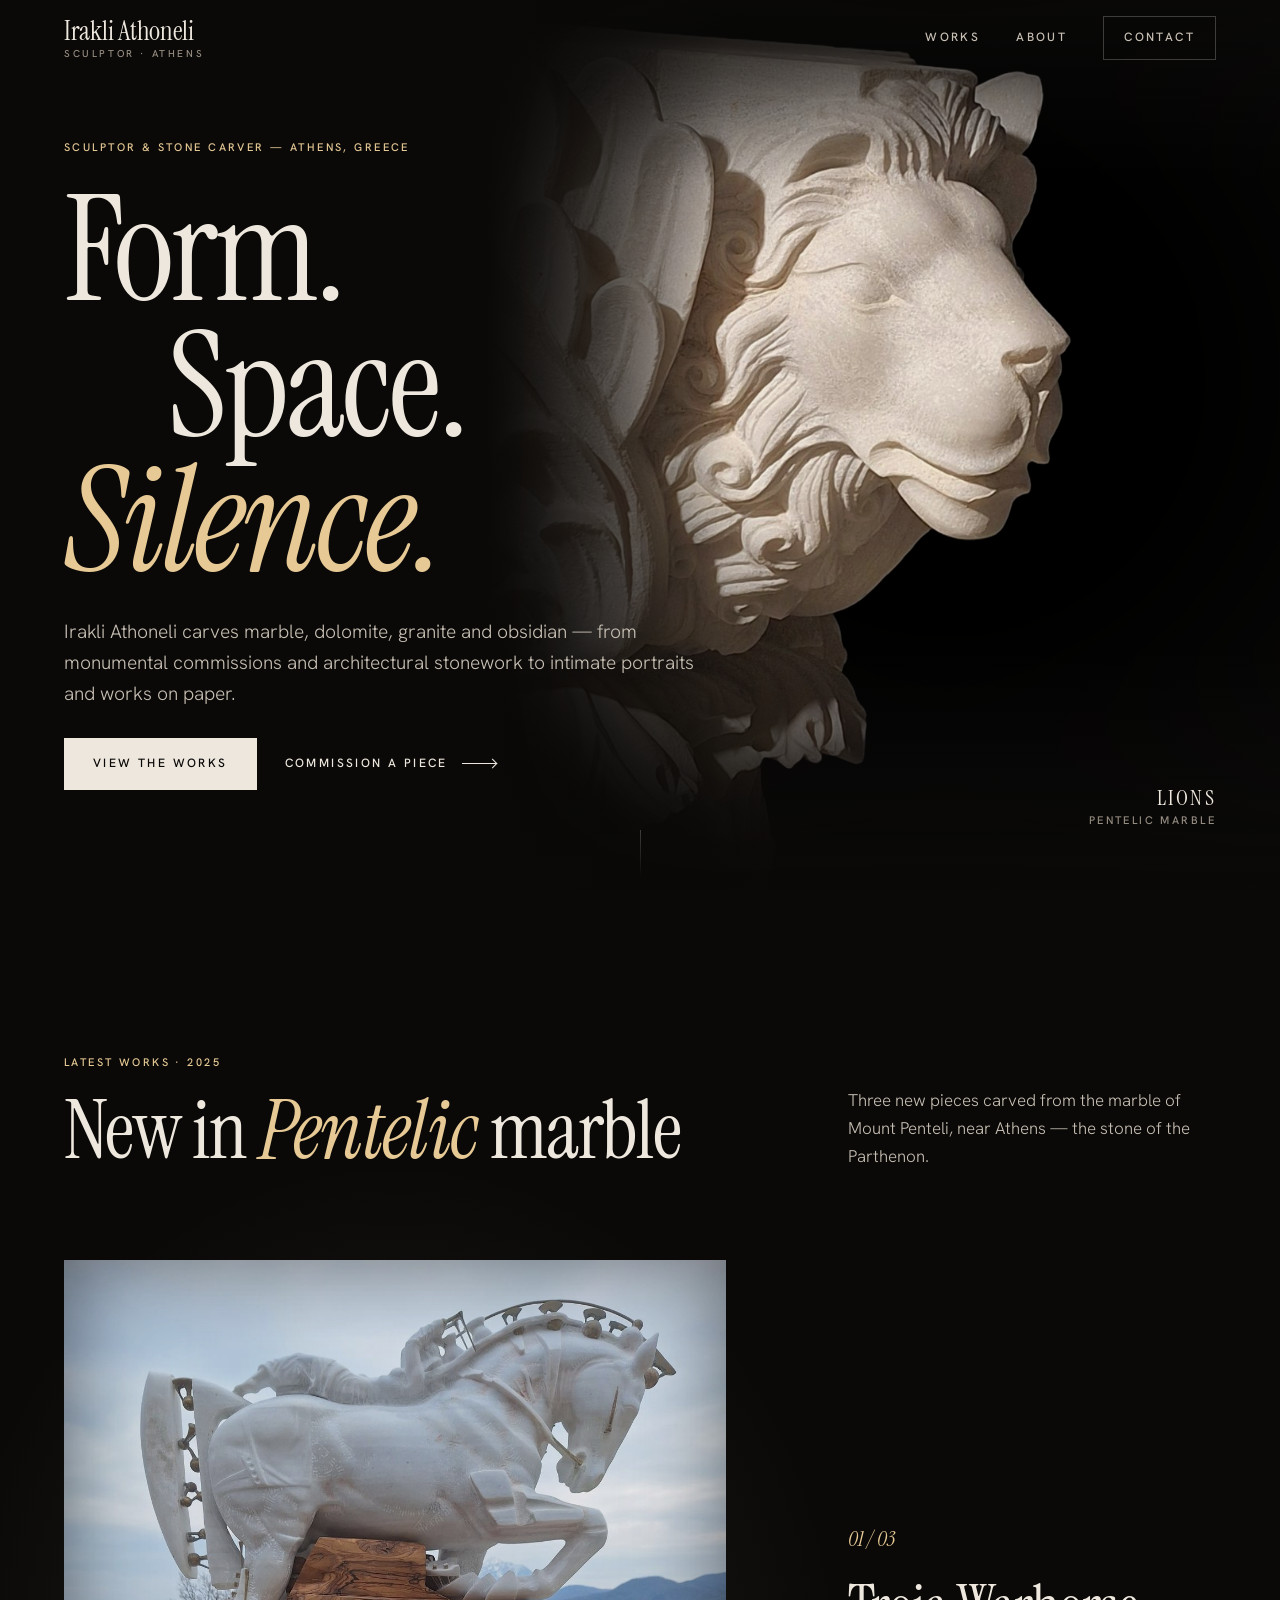
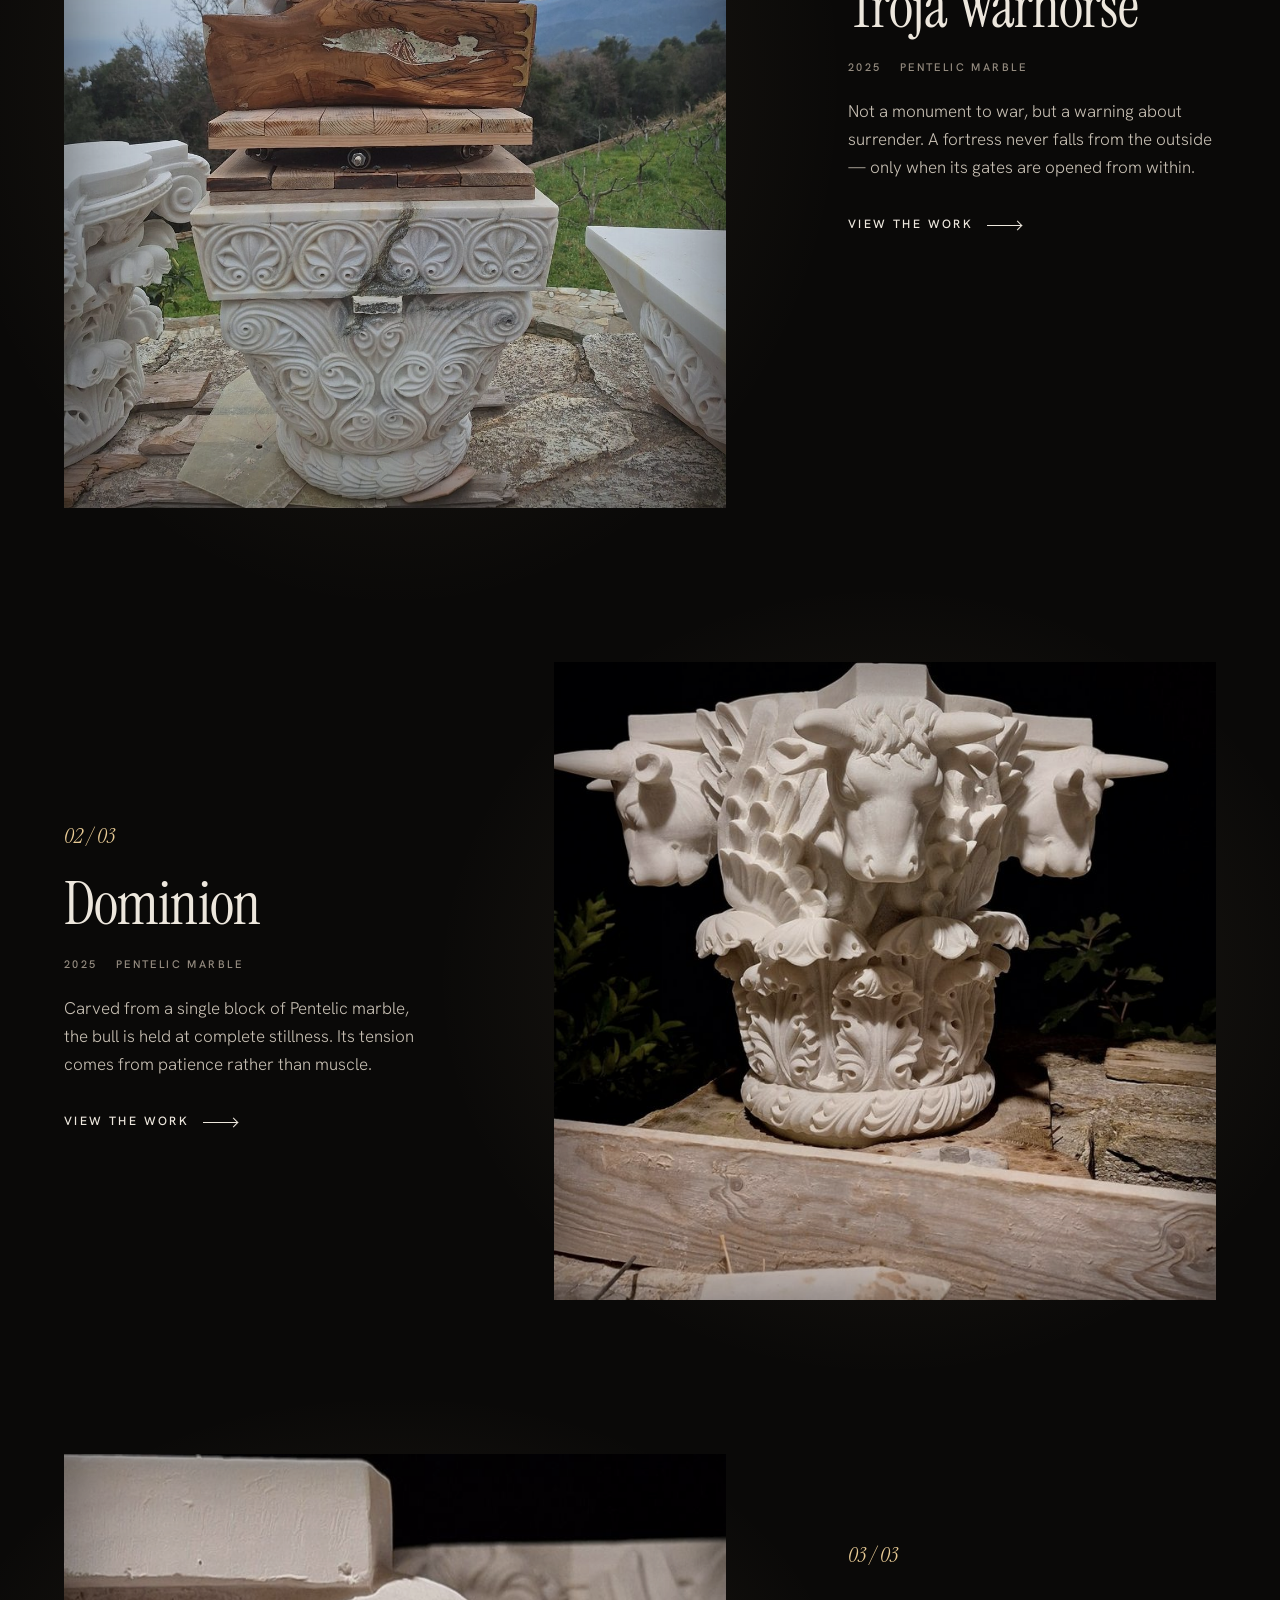
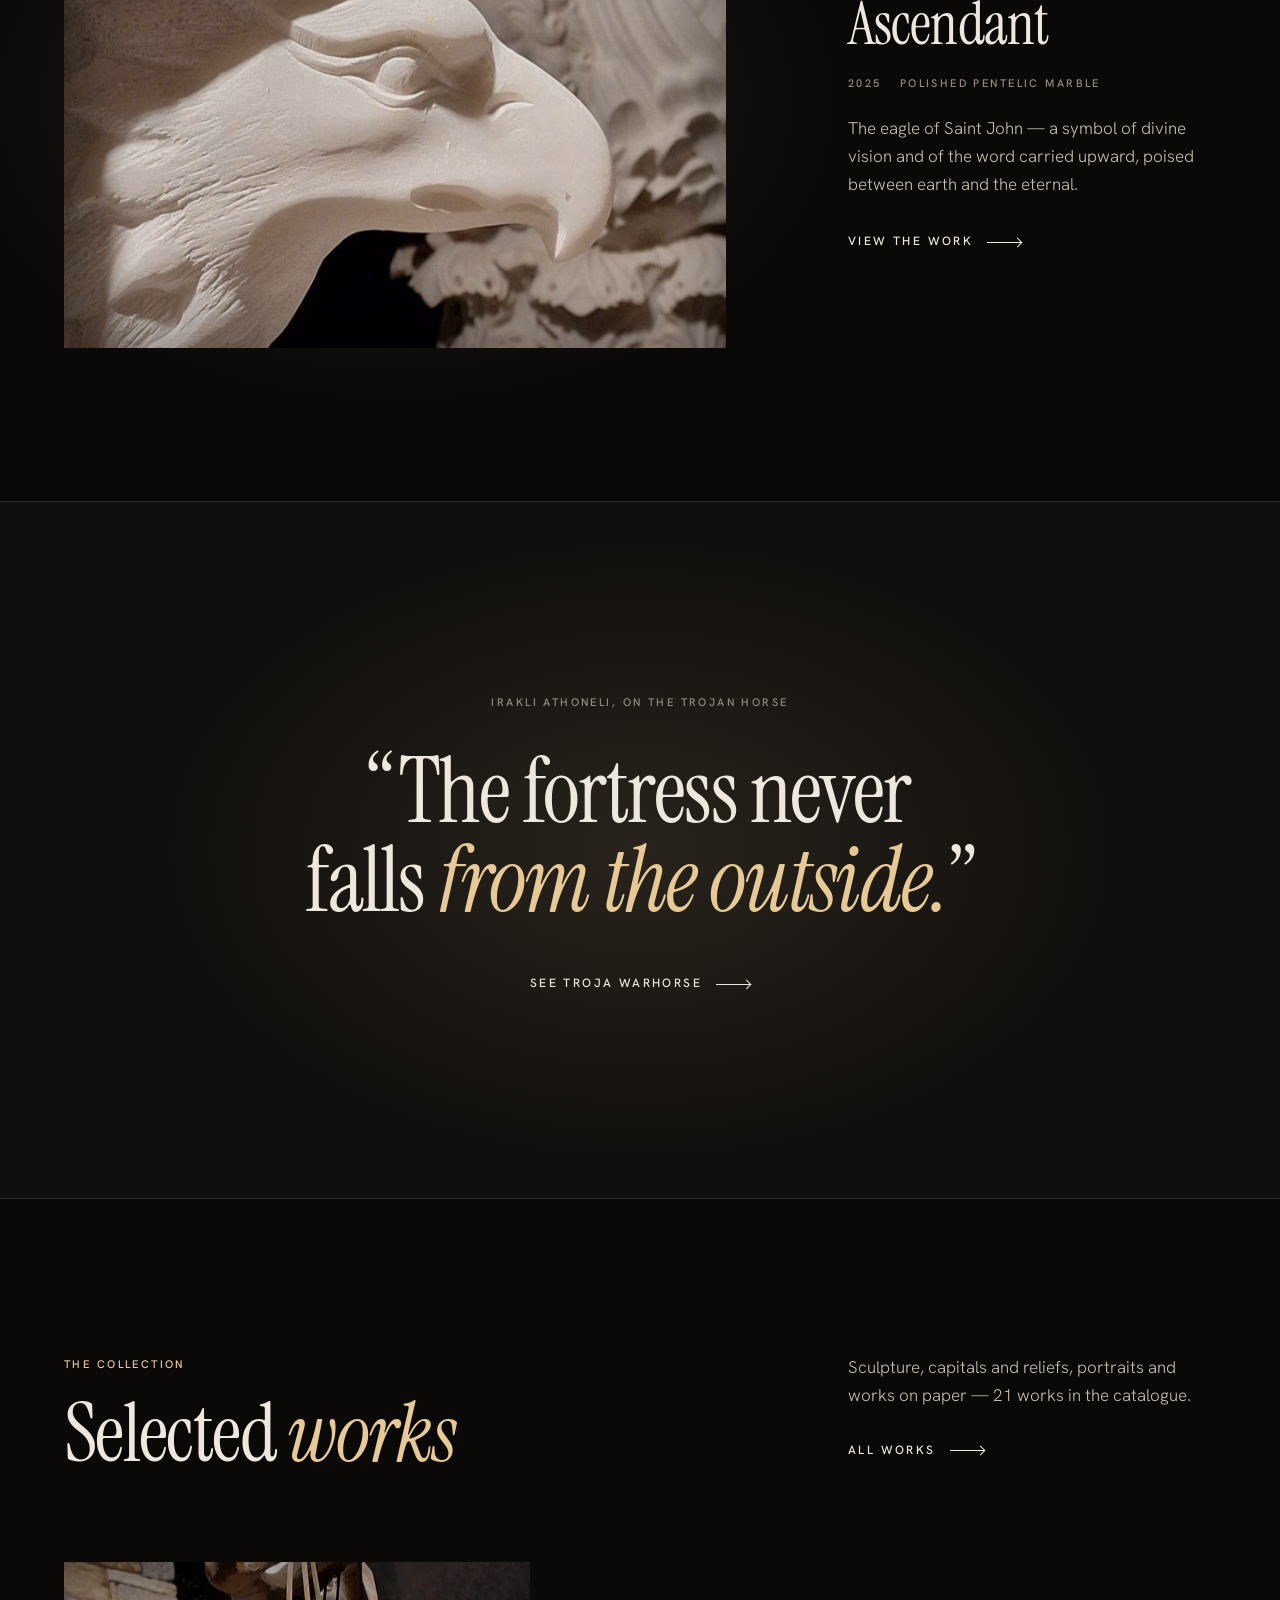
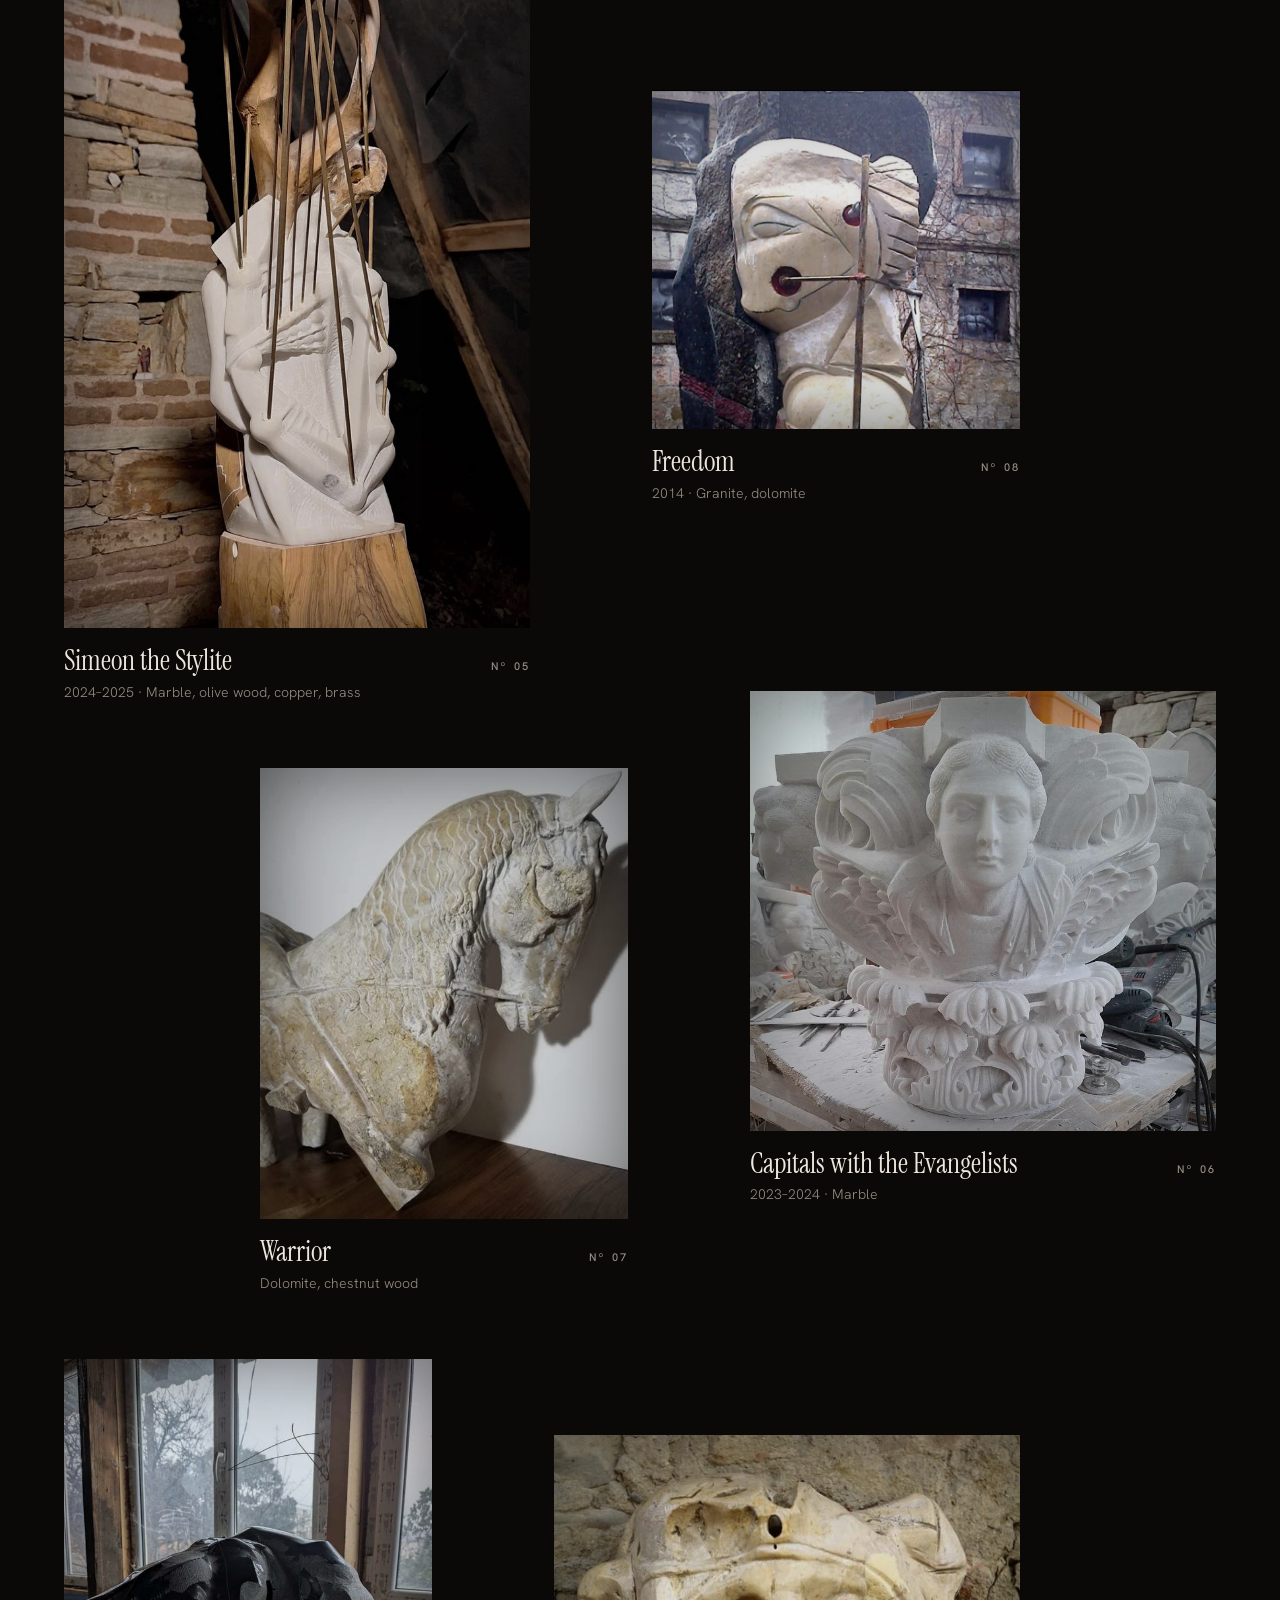
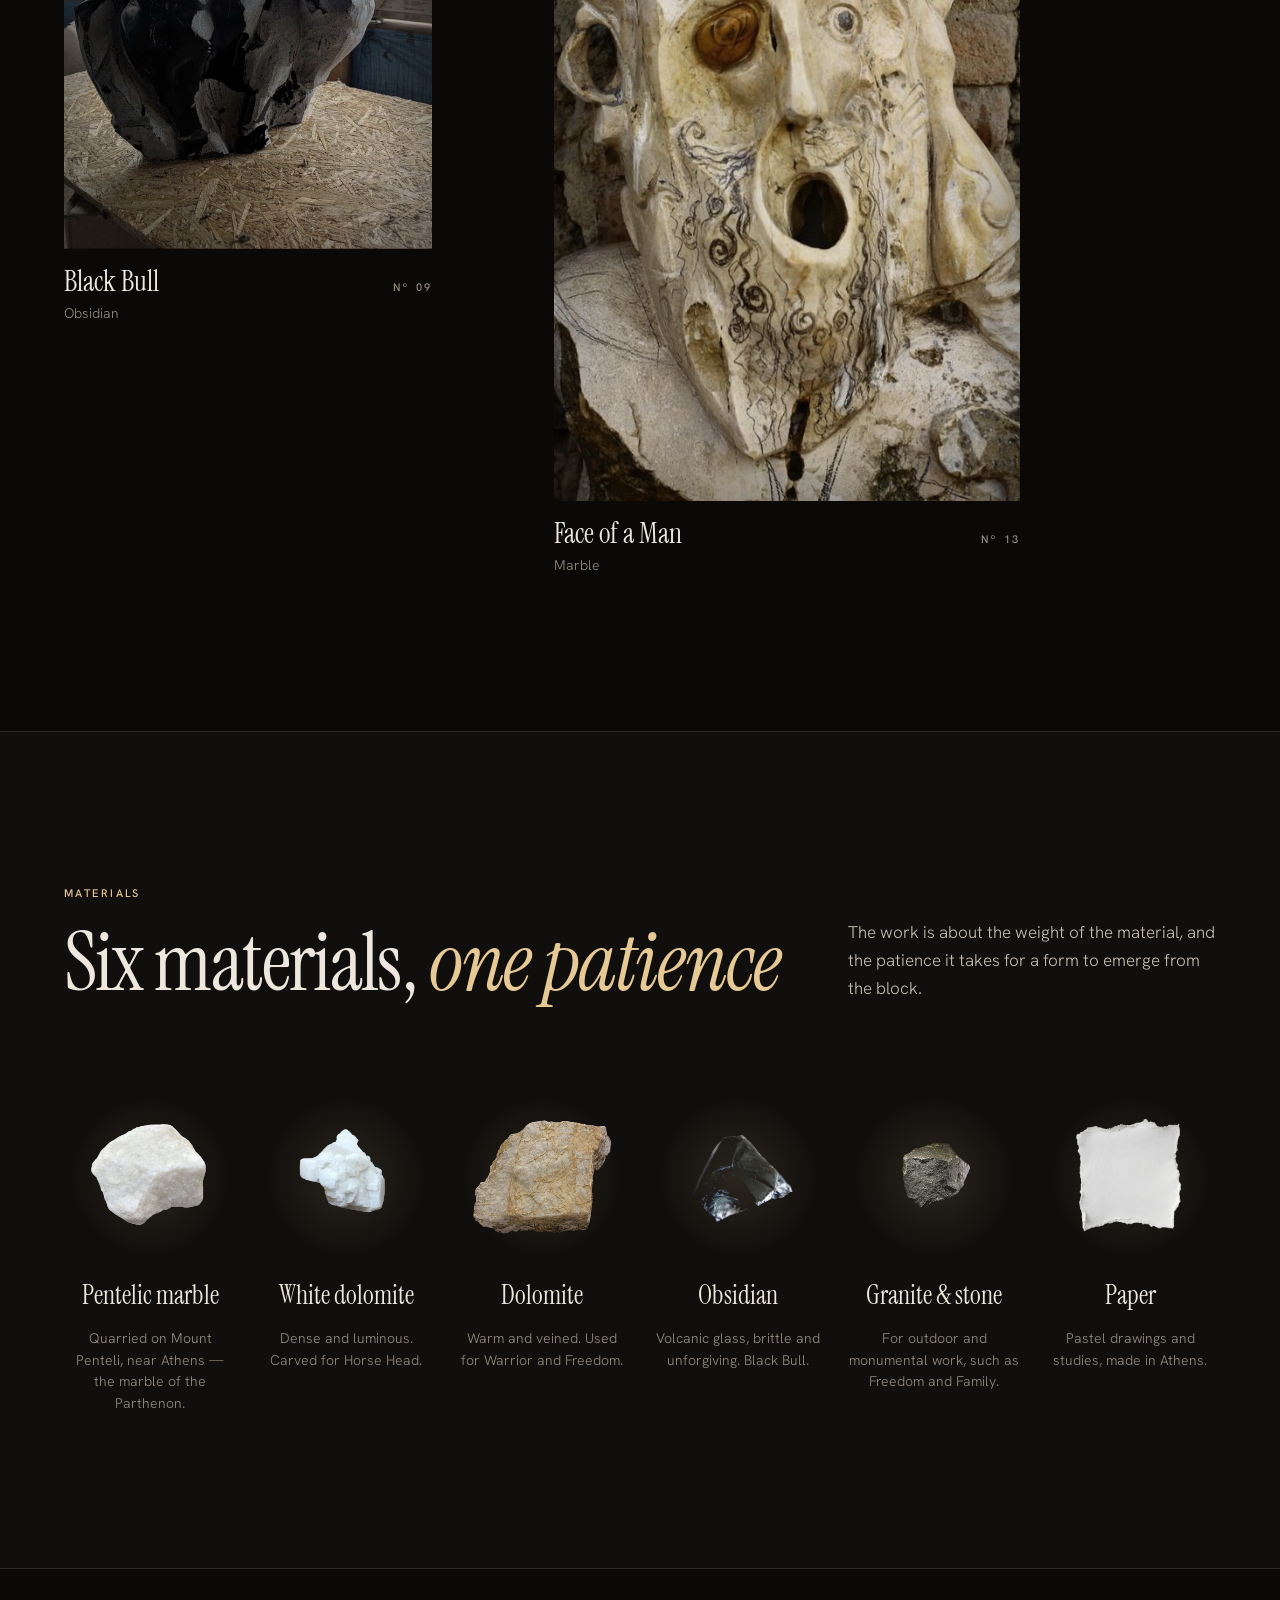
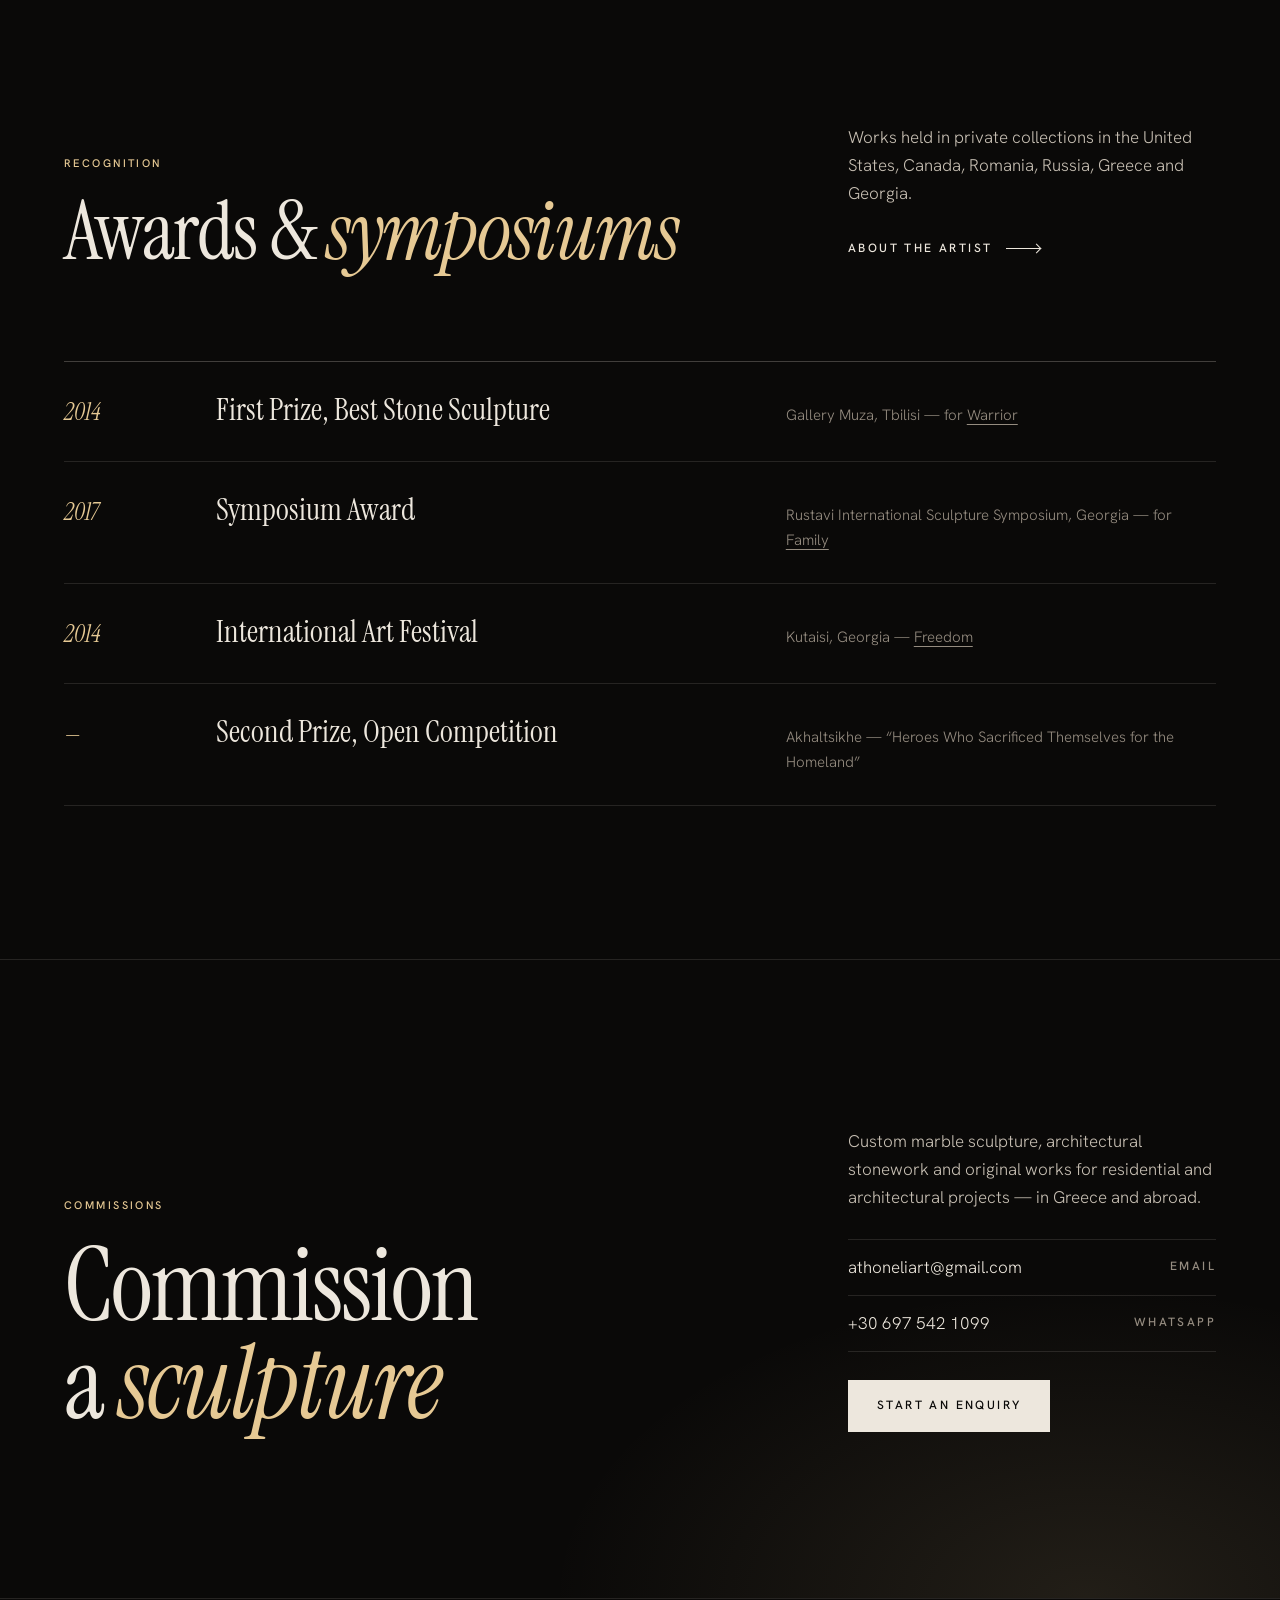
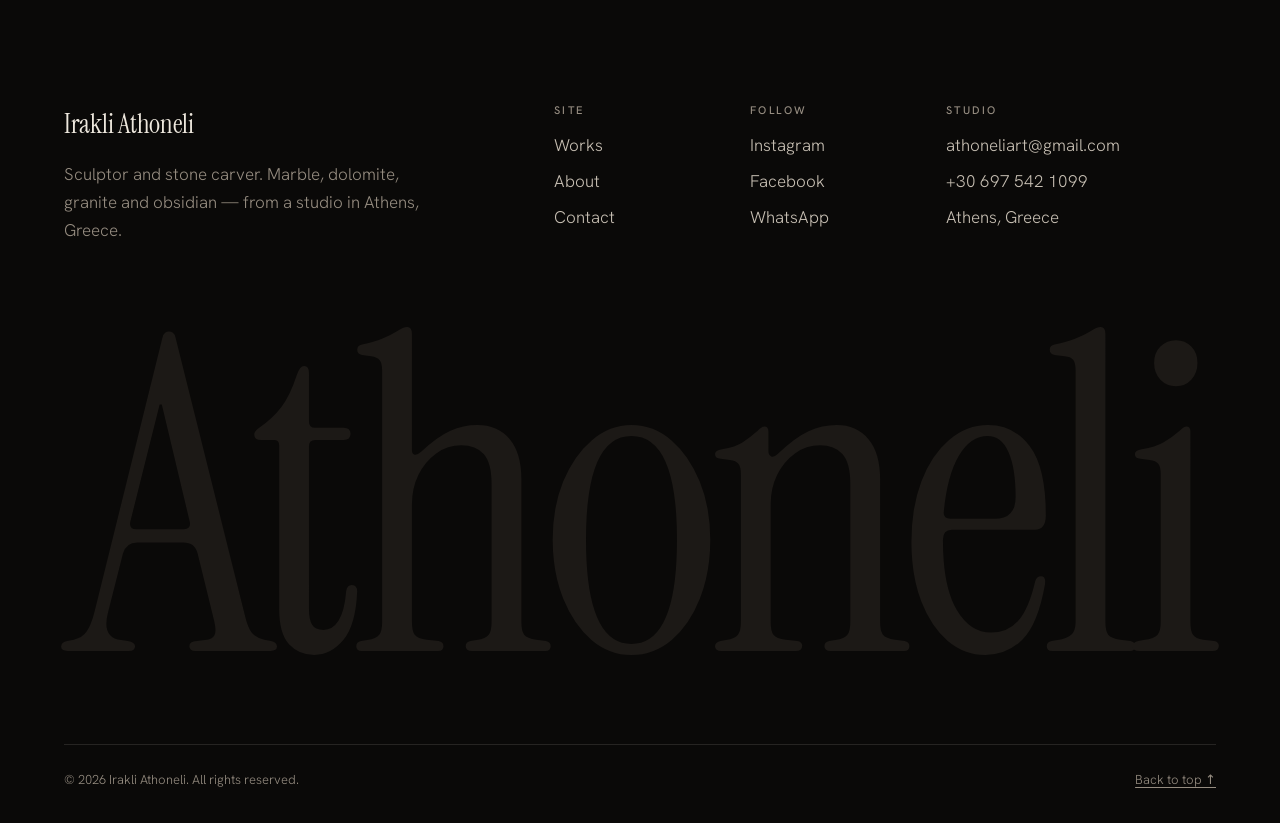
<file: index.html>
<!doctype html>
<html lang="en">
<head>
  <meta charset="utf-8">
  <meta name="viewport" content="width=device-width, initial-scale=1, viewport-fit=cover">
  <title>Irakli Athoneli — Sculptor in Athens, Greece</title>
  <meta name="description" content="Irakli Athoneli is a sculptor and stone carver based in Athens, Greece: custom marble sculpture, architectural stonework and original works in marble, dolomite, granite and obsidian.">
  <meta name="theme-color" content="#0A0908">
  <meta name="color-scheme" content="dark">
  <meta property="og:type" content="website">
  <meta property="og:title" content="Irakli Athoneli — Sculptor in Athens, Greece">
  <meta property="og:description" content="Irakli Athoneli is a sculptor and stone carver based in Athens, Greece: custom marble sculpture, architectural stonework and original works in marble, dolomite, granite and obsidian.">
  <meta property="og:image" content="assets/img/site/og.jpg">
  <meta name="twitter:card" content="summary_large_image">
  <link rel="icon" href="assets/img/favicon.svg" type="image/svg+xml">
  <link rel="preload" href="assets/fonts/instrument-serif-latin-400-normal.woff2" as="font" type="font/woff2" crossorigin>
  <link rel="preload" href="assets/fonts/hanken-grotesk-latin-300-normal.woff2" as="font" type="font/woff2" crossorigin>
  <link rel="stylesheet" href="assets/css/style.css">
</head>
<body data-page="home">
<a class="skip" href="#main">Skip to content</a>
<header class="site-header" id="top">
  <div class="site-header__bar">
    <a class="wordmark" href="index.html" aria-label="Irakli Athoneli — home">
      <span class="wordmark__name">Irakli Athoneli</span>
      <span class="wordmark__sub">Sculptor · Athens</span>
    </a>
    <nav class="nav" aria-label="Main">
      <a href="works.html">Works</a>
      <a href="about.html">About</a>
      <a href="contact.html" class="nav__cta">Contact</a>
    </nav>
    <button class="menu-btn" type="button" aria-expanded="false" aria-controls="mobile-menu"><span class="menu-btn__label">Menu</span><span class="menu-btn__icon" aria-hidden="true"></span></button>
  </div>
</header>
<div class="mobile-menu" id="mobile-menu">
  <nav aria-label="Mobile">
    <a href="index.html" aria-current="page"><span>01</span>Home</a>
    <a href="works.html"><span>02</span>Works</a>
    <a href="about.html"><span>03</span>About</a>
    <a href="contact.html"><span>04</span>Contact</a>
  </nav>
  <div class="mobile-menu__foot">
    <p class="label">Studio — Athens, Greece</p>
    <a href="mailto:athoneliart@gmail.com">athoneliart@gmail.com</a>
    <a href="tel:+306975421099">+30 697 542 1099</a>
    <a href="https://wa.me/306975421099" rel="noopener">WhatsApp</a>
    <a href="https://instagram.com/athoneli.iraklis.art/" rel="noopener">Instagram</a>
  </div>
</div>
<main id="main">
  <section class="hero" aria-labelledby="hero-title">
    <div class="hero__inner">
      <div class="hero__media rise">
        <picture>
          <source media="(max-width: 900px)" srcset="assets/img/site/hero-lion-900.jpg">
          <img src="assets/img/site/hero-lion-1600.jpg" alt="A marble lion capital by Irakli Athoneli, lit against the dark" width="1000" height="1374" fetchpriority="high">
        </picture>
      </div>
      <div class="hero__text">
        <p class="label label--lamp rise">Sculptor &amp; stone carver — Athens, Greece</p>
        <h1 class="display rise rise-2" id="hero-title"><span>Form.</span><span>Space.</span><span><em>Silence.</em></span></h1>
        <p class="lead rise rise-3">Irakli Athoneli carves marble, dolomite, granite and obsidian — from monumental commissions and architectural stonework to intimate portraits and works on paper.</p>
        <div class="actions rise rise-4">
          <a class="btn btn--solid" href="works.html">View the works</a>
          <a class="arrow-link" href="contact.html">Commission a piece <span class="arr" aria-hidden="true"></span></a>
        </div>
      </div>
      <p class="hero__caption label rise rise-4"><a href="work.html?w=lions"><span class="serif">Lions</span>Pentelic marble</a></p>
    </div>
    <span class="scroll-cue" aria-hidden="true"></span>
  </section>

  <section class="section" id="latest" aria-labelledby="latest-title">
    <div class="section-head">
      <div class="section-head__title" data-reveal>
        <p class="label label--lamp">Latest works · 2025</p>
        <h2 class="h2" id="latest-title">New in <em>Pentelic</em> marble</h2>
      </div>
      <div class="section-head__aside" data-reveal>
        <p>Three new pieces carved from the marble of Mount Penteli, near Athens — the stone of the Parthenon.</p>
      </div>
    </div>
    <div class="rooms" id="latest-rooms"></div>
  </section>

  <section class="quote band" aria-label="Quote">
    <div class="quote__inner" data-reveal>
      <p class="label">Irakli Athoneli, on the Trojan horse</p>
      <blockquote>“The fortress never falls <em>from the outside.</em>”</blockquote>
      <a class="arrow-link" href="work.html?w=troja-warhorse">See Troja Warhorse <span class="arr" aria-hidden="true"></span></a>
    </div>
  </section>

  <section class="section" aria-labelledby="collection-title">
    <div class="section-head">
      <div class="section-head__title" data-reveal>
        <p class="label label--lamp">The collection</p>
        <h2 class="h2" id="collection-title">Selected <em>works</em></h2>
      </div>
      <div class="section-head__aside" data-reveal>
        <p>Sculpture, capitals and reliefs, portraits and works on paper — <span data-works-count>21</span> works in the catalogue.</p>
        <a class="arrow-link" href="works.html">All works <span class="arr" aria-hidden="true"></span></a>
      </div>
    </div>
    <div class="collection" id="home-collection" data-picks="simeon-the-stylite,freedom,warrior,capitals-with-evangelists,black-bull,face-of-a-man"></div>
  </section>

  <section class="band" aria-labelledby="materials-title">
    <div class="section">
      <div class="section-head">
        <div class="section-head__title" data-reveal>
          <p class="label label--lamp">Materials</p>
          <h2 class="h2" id="materials-title">Six materials, <em>one patience</em></h2>
        </div>
        <div class="section-head__aside" data-reveal>
          <p>The work is about the weight of the material, and the patience it takes for a form to emerge from the block.</p>
        </div>
      </div>
      <ul class="materials">
        <li class="material" data-reveal><div class="material__stone"><img src="assets/img/materials/marble.jpg" alt="" width="500" height="500" loading="lazy"></div><h3>Pentelic marble</h3><p>Quarried on Mount Penteli, near Athens — the marble of the Parthenon.</p></li>
        <li class="material" data-reveal><div class="material__stone"><img src="assets/img/materials/white-dolomite.jpg" alt="" width="500" height="500" loading="lazy"></div><h3>White dolomite</h3><p>Dense and luminous. Carved for Horse Head.</p></li>
        <li class="material" data-reveal><div class="material__stone"><img src="assets/img/materials/dolomite.jpg" alt="" width="547" height="456" loading="lazy"></div><h3>Dolomite</h3><p>Warm and veined. Used for Warrior and Freedom.</p></li>
        <li class="material" data-reveal><div class="material__stone"><img src="assets/img/materials/obsidian.jpg" alt="" width="577" height="433" loading="lazy"></div><h3>Obsidian</h3><p>Volcanic glass, brittle and unforgiving. Black Bull.</p></li>
        <li class="material" data-reveal><div class="material__stone"><img src="assets/img/materials/stone.jpg" alt="" width="405" height="270" loading="lazy"></div><h3>Granite &amp; stone</h3><p>For outdoor and monumental work, such as Freedom and Family.</p></li>
        <li class="material" data-reveal><div class="material__stone"><img src="assets/img/materials/paper.jpg" alt="" width="360" height="360" loading="lazy"></div><h3>Paper</h3><p>Pastel drawings and studies, made in Athens.</p></li>
      </ul>
    </div>
  </section>

  <section class="section" aria-labelledby="recognition-title">
    <div class="section-head">
      <div class="section-head__title" data-reveal>
        <p class="label label--lamp">Recognition</p>
        <h2 class="h2" id="recognition-title">Awards &amp; <em>symposiums</em></h2>
      </div>
      <div class="section-head__aside" data-reveal>
        <p>Works held in private collections in the United States, Canada, Romania, Russia, Greece and Georgia.</p>
        <a class="arrow-link" href="about.html">About the artist <span class="arr" aria-hidden="true"></span></a>
      </div>
    </div>
    <ol class="honours">
        <li class="honour" data-reveal><span class="honour__year">2014</span><span class="honour__title">First Prize, Best Stone Sculpture</span><span class="honour__where">Gallery Muza, Tbilisi — for <a href="work.html?w=warrior">Warrior</a></span></li>
        <li class="honour" data-reveal><span class="honour__year">2017</span><span class="honour__title">Symposium Award</span><span class="honour__where">Rustavi International Sculpture Symposium, Georgia — for <a href="work.html?w=family">Family</a></span></li>
        <li class="honour" data-reveal><span class="honour__year">2014</span><span class="honour__title">International Art Festival</span><span class="honour__where">Kutaisi, Georgia — <a href="work.html?w=freedom">Freedom</a></span></li>
        <li class="honour" data-reveal><span class="honour__year" aria-label="Year not listed">—</span><span class="honour__title">Second Prize, Open Competition</span><span class="honour__where">Akhaltsikhe — “Heroes Who Sacrificed Themselves for the Homeland”</span></li>
      </ol>
  </section>
</main>
<section class="cta" aria-labelledby="cta-title">
  <div class="cta__inner">
    <div class="cta__title" data-reveal>
      <p class="label label--lamp">Commissions</p>
      <h2 class="h2" id="cta-title">Commission a <em>sculpture</em></h2>
    </div>
    <div class="cta__side" data-reveal>
      <p>Custom marble sculpture, architectural stonework and original works for residential and architectural projects — in Greece and abroad.</p>
      <div class="cta__lines">
        <a href="mailto:athoneliart@gmail.com"><span>athoneliart@gmail.com</span><span>Email</span></a>
        <a href="https://wa.me/306975421099" rel="noopener"><span>+30 697 542 1099</span><span>WhatsApp</span></a>
      </div>
      <div><a class="btn btn--solid" href="contact.html">Start an enquiry</a></div>
    </div>
  </div>
</section>
<footer class="site-footer">
  <div class="site-footer__inner">
    <div class="site-footer__cols">
      <div class="site-footer__brand">
        <span class="wordmark__name">Irakli Athoneli</span>
        <p>Sculptor and stone carver. Marble, dolomite, granite and obsidian — from a studio in Athens, Greece.</p>
      </div>
      <div class="site-footer__col">
        <p class="label">Site</p>
        <a href="works.html">Works</a>
        <a href="about.html">About</a>
        <a href="contact.html">Contact</a>
      </div>
      <div class="site-footer__col">
        <p class="label">Follow</p>
        <a href="https://instagram.com/athoneli.iraklis.art/" rel="noopener">Instagram</a>
        <a href="https://facebook.com/narikaleli/" rel="noopener">Facebook</a>
        <a href="https://wa.me/306975421099" rel="noopener">WhatsApp</a>
      </div>
      <div class="site-footer__col">
        <p class="label">Studio</p>
        <a href="mailto:athoneliart@gmail.com">athoneliart@gmail.com</a>
        <a href="tel:+306975421099">+30 697 542 1099</a>
        <span>Athens, Greece</span>
      </div>
    </div>
    <div class="site-footer__big" aria-hidden="true">Athoneli</div>
    <div class="site-footer__legal">
      <span>© <span data-year>2026</span> Irakli Athoneli. All rights reserved.</span>
      <a href="#top">Back to top ↑</a>
    </div>
  </div>
</footer>
<script src="assets/js/data.js"></script>
<script src="assets/js/main.js"></script>
</body>
</html>
</file>
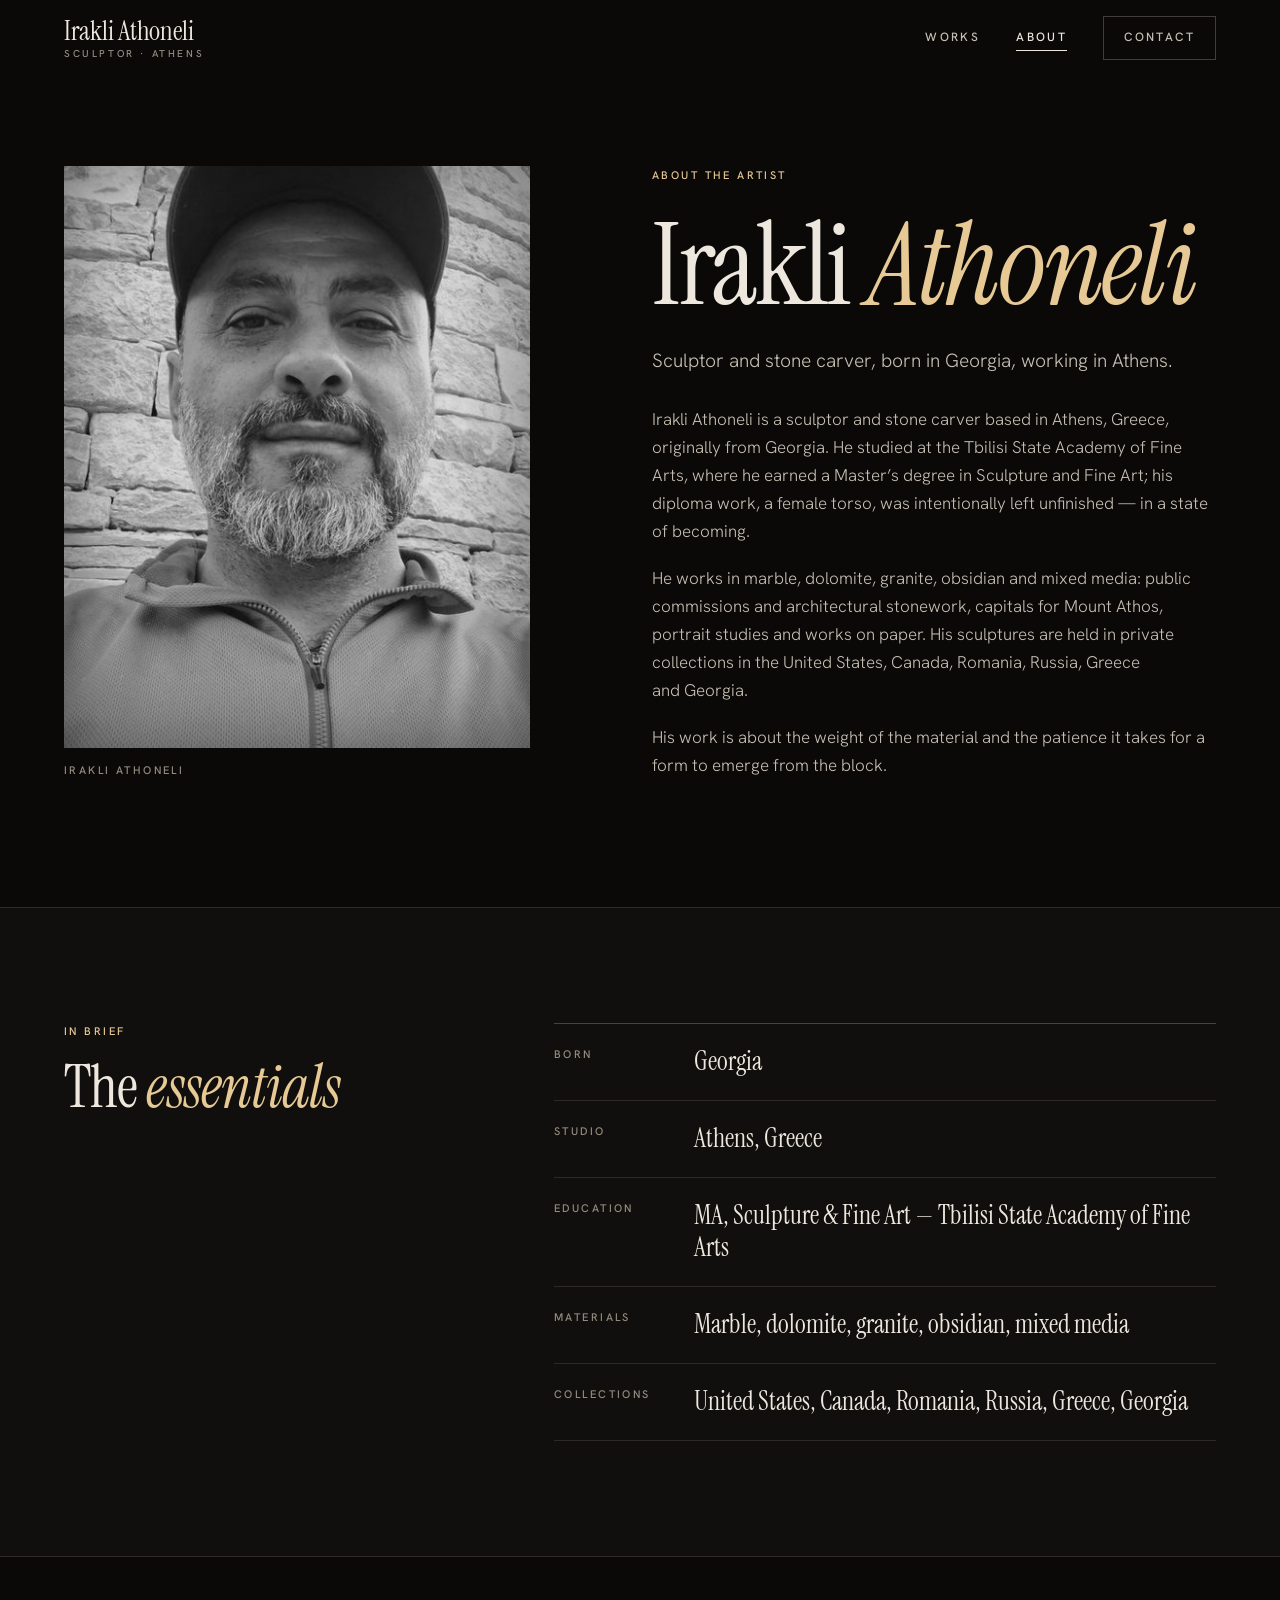
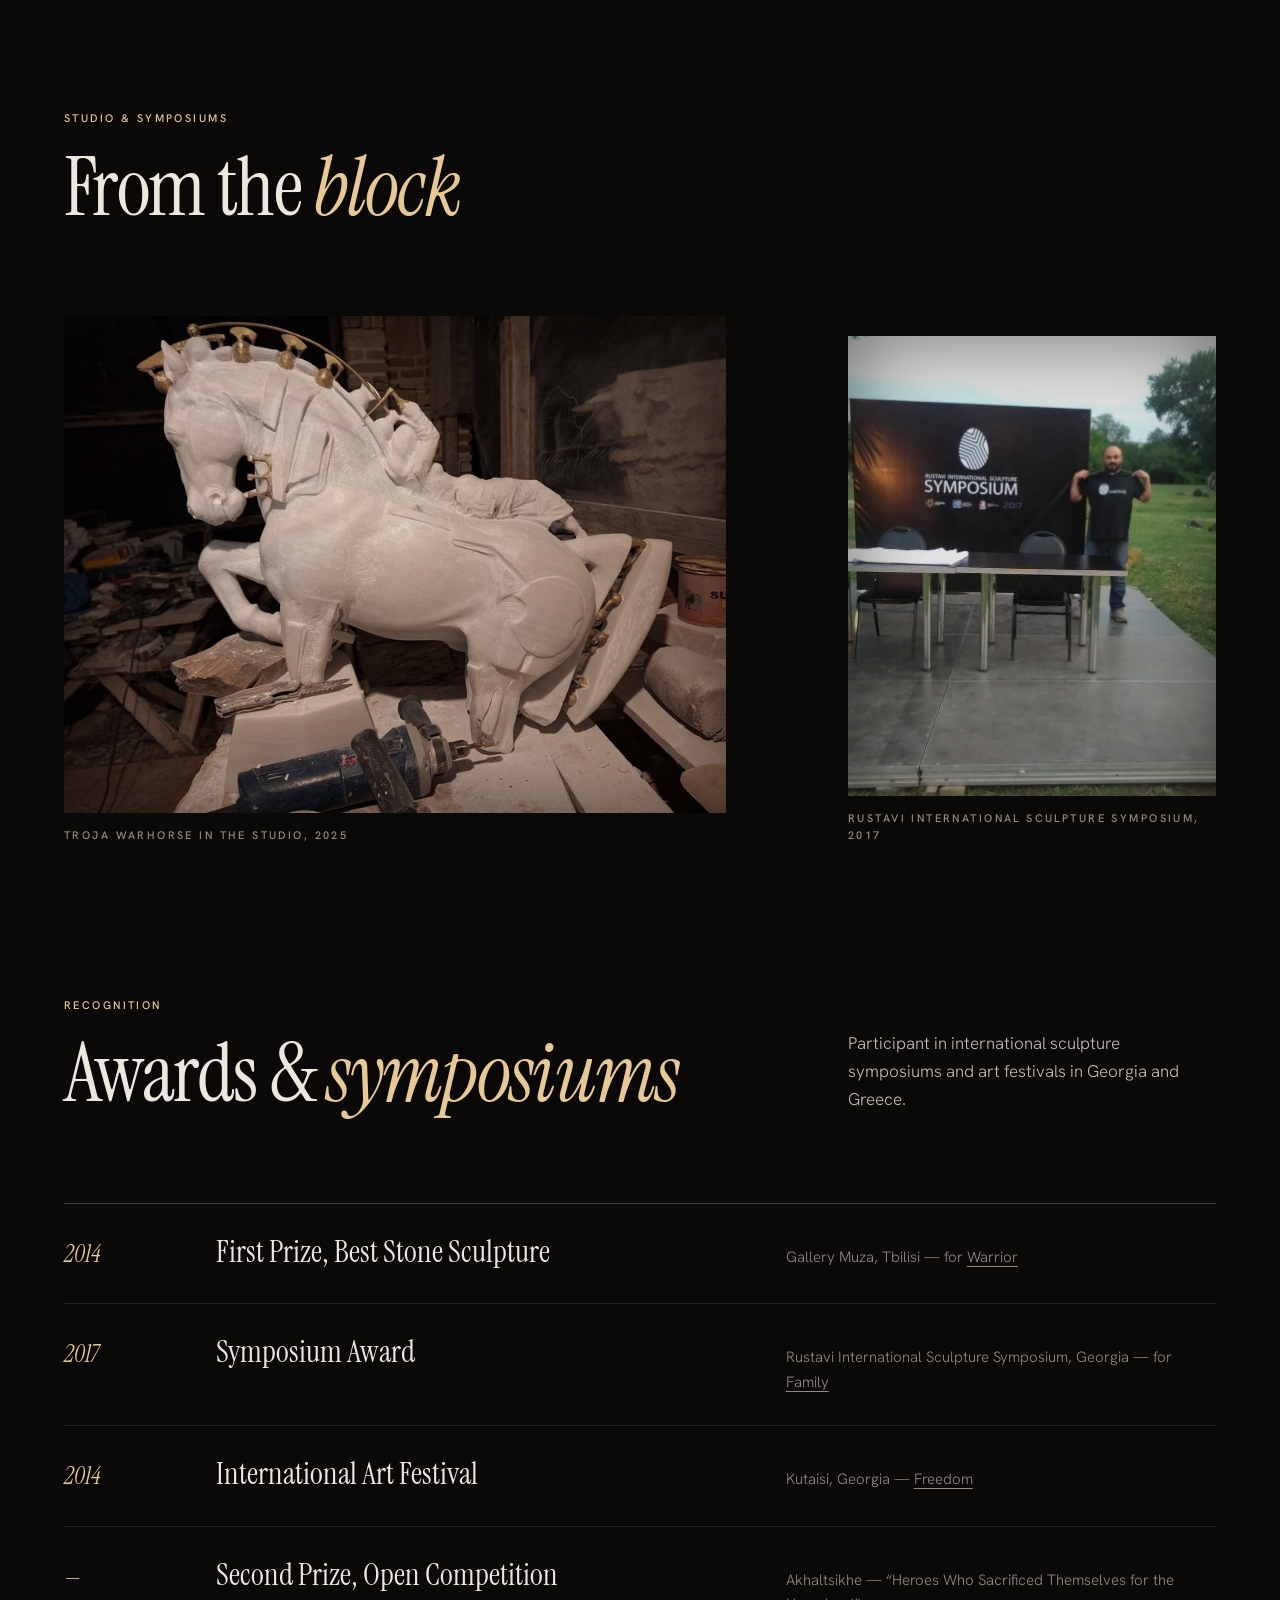
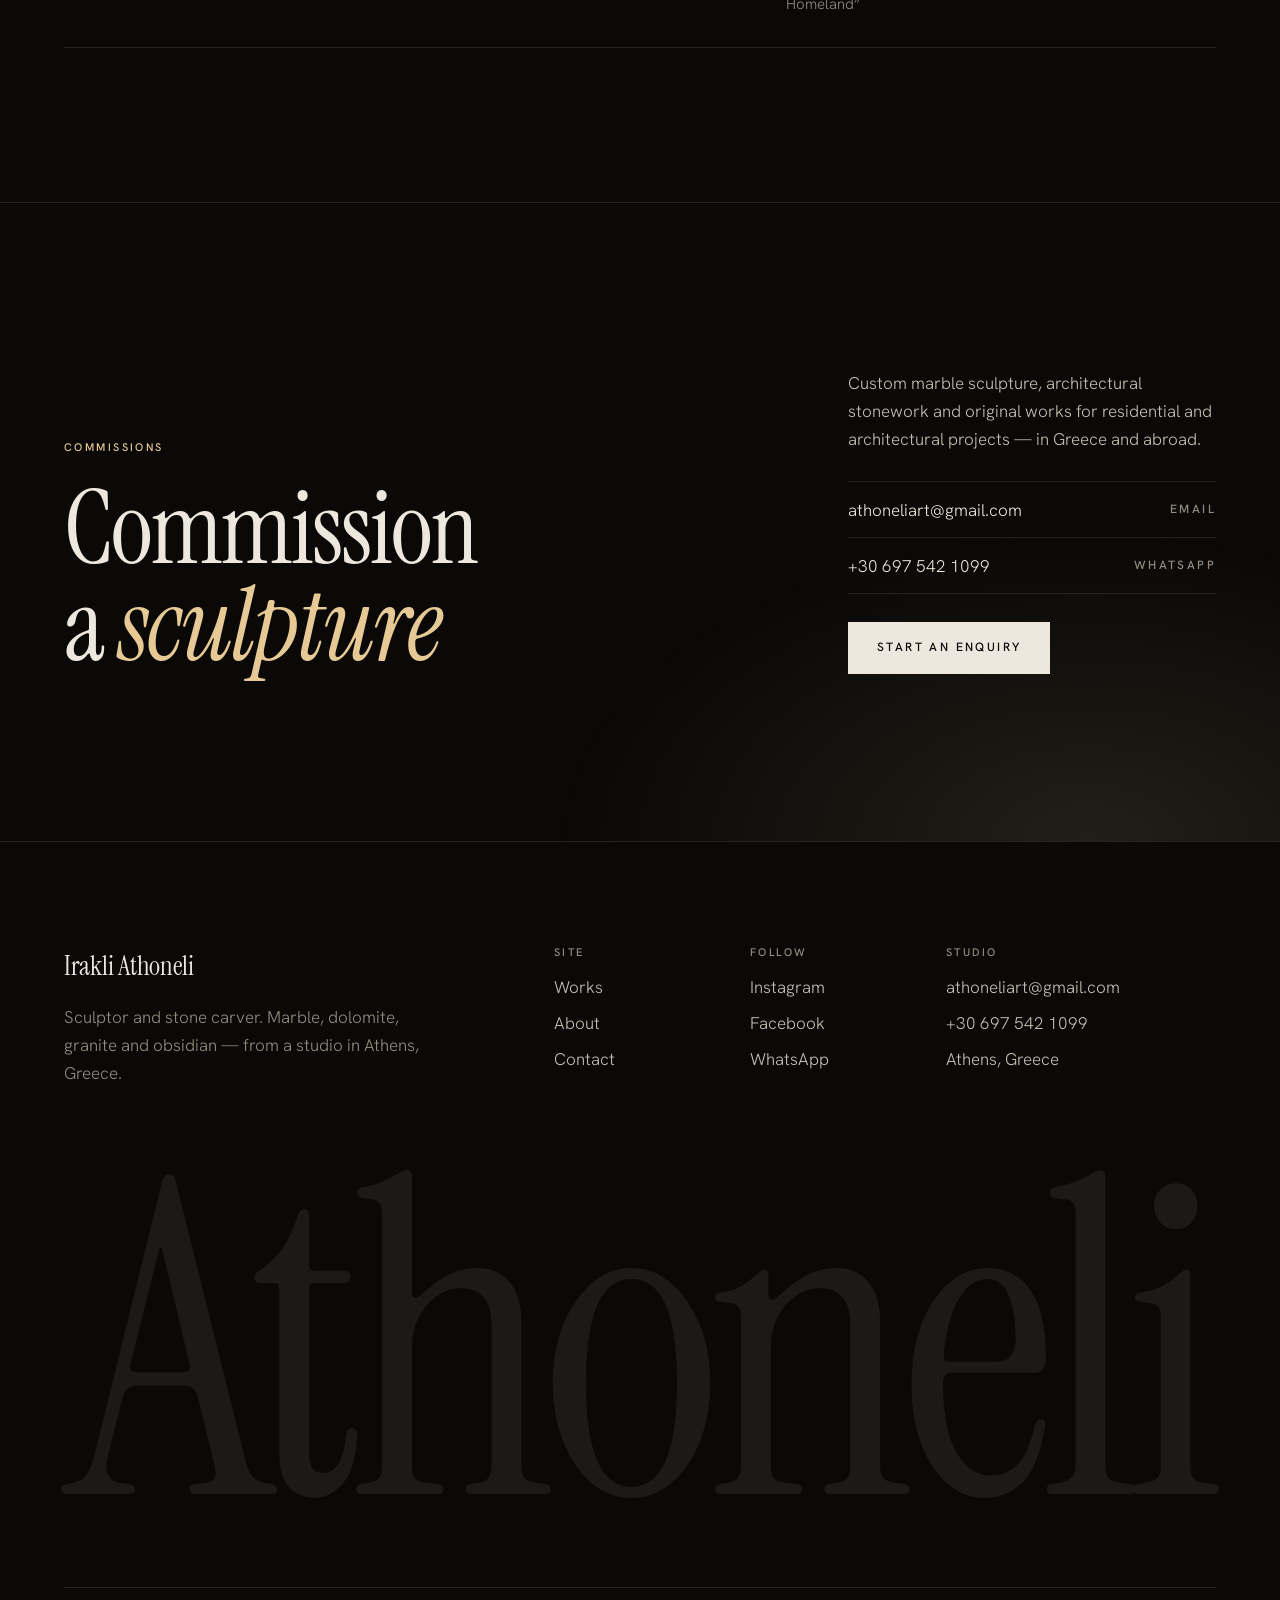
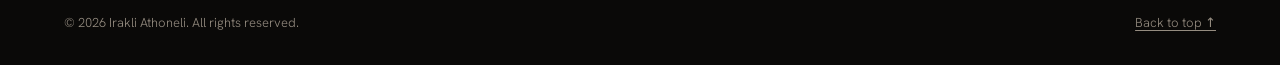
<file: about.html>
<!doctype html>
<html lang="en">
<head>
  <meta charset="utf-8">
  <meta name="viewport" content="width=device-width, initial-scale=1, viewport-fit=cover">
  <title>About — Irakli Athoneli, sculptor</title>
  <meta name="description" content="Irakli Athoneli is a sculptor and stone carver from Georgia, based in Athens, Greece. MA in Sculpture, Tbilisi State Academy of Fine Arts.">
  <meta name="theme-color" content="#0A0908">
  <meta name="color-scheme" content="dark">
  <meta property="og:type" content="website">
  <meta property="og:title" content="About — Irakli Athoneli, sculptor">
  <meta property="og:description" content="Irakli Athoneli is a sculptor and stone carver from Georgia, based in Athens, Greece. MA in Sculpture, Tbilisi State Academy of Fine Arts.">
  <meta property="og:image" content="assets/img/site/og.jpg">
  <meta name="twitter:card" content="summary_large_image">
  <link rel="icon" href="assets/img/favicon.svg" type="image/svg+xml">
  <link rel="preload" href="assets/fonts/instrument-serif-latin-400-normal.woff2" as="font" type="font/woff2" crossorigin>
  <link rel="preload" href="assets/fonts/hanken-grotesk-latin-300-normal.woff2" as="font" type="font/woff2" crossorigin>
  <link rel="stylesheet" href="assets/css/style.css">
</head>
<body data-page="about">
<a class="skip" href="#main">Skip to content</a>
<header class="site-header" id="top">
  <div class="site-header__bar">
    <a class="wordmark" href="index.html" aria-label="Irakli Athoneli — home">
      <span class="wordmark__name">Irakli Athoneli</span>
      <span class="wordmark__sub">Sculptor · Athens</span>
    </a>
    <nav class="nav" aria-label="Main">
      <a href="works.html">Works</a>
      <a href="about.html" aria-current="page">About</a>
      <a href="contact.html" class="nav__cta">Contact</a>
    </nav>
    <button class="menu-btn" type="button" aria-expanded="false" aria-controls="mobile-menu"><span class="menu-btn__label">Menu</span><span class="menu-btn__icon" aria-hidden="true"></span></button>
  </div>
</header>
<div class="mobile-menu" id="mobile-menu">
  <nav aria-label="Mobile">
    <a href="index.html"><span>01</span>Home</a>
    <a href="works.html"><span>02</span>Works</a>
    <a href="about.html" aria-current="page"><span>03</span>About</a>
    <a href="contact.html"><span>04</span>Contact</a>
  </nav>
  <div class="mobile-menu__foot">
    <p class="label">Studio — Athens, Greece</p>
    <a href="mailto:athoneliart@gmail.com">athoneliart@gmail.com</a>
    <a href="tel:+306975421099">+30 697 542 1099</a>
    <a href="https://wa.me/306975421099" rel="noopener">WhatsApp</a>
    <a href="https://instagram.com/athoneli.iraklis.art/" rel="noopener">Instagram</a>
  </div>
</div>
<main id="main">
  <section class="about-hero">
    <figure class="about-hero__media rise">
      <div class="frame spot"><img src="assets/img/site/iraklis.jpg" srcset="assets/img/site/iraklis-sm.jpg 600w, assets/img/site/iraklis.jpg 976w" sizes="(max-width: 900px) 92vw, 40vw" alt="Portrait of the sculptor Irakli Athoneli" width="976" height="974" fetchpriority="high"></div>
      <figcaption class="label">Irakli Athoneli</figcaption>
    </figure>
    <div class="about-hero__text">
      <p class="label label--lamp rise">About the artist</p>
      <h1 class="display rise rise-2">Irakli <em>Athoneli</em></h1>
      <p class="lead rise rise-3">Sculptor and stone carver, born in Georgia, working in Athens.</p>
      <div class="prose rise rise-4">
        <p>Irakli Athoneli is a sculptor and stone carver based in Athens, Greece, originally from Georgia. He studied at the Tbilisi State Academy of Fine Arts, where he earned a Master’s degree in Sculpture and Fine Art; his diploma work, a female torso, was intentionally left unfinished — in a state of becoming.</p>
        <p>He works in marble, dolomite, granite, obsidian and mixed media: public commissions and architectural stonework, capitals for Mount Athos, portrait studies and works on paper. His sculptures are held in private collections in the United States, Canada, Romania, Russia, Greece and Georgia.</p>
        <p>His work is about the weight of the material and the patience it takes for a form to emerge from the block.</p>
      </div>
    </div>
  </section>

  <section class="band">
    <div class="section section--tight facts">
      <div class="facts__intro" data-reveal>
        <p class="label label--lamp">In brief</p>
        <h2 class="h3">The <em>essentials</em></h2>
      </div>
      <dl data-reveal>
        <dt class="label">Born</dt><dd>Georgia</dd>
        <dt class="label">Studio</dt><dd>Athens, Greece</dd>
        <dt class="label">Education</dt><dd>MA, Sculpture &amp; Fine Art — Tbilisi State Academy of Fine Arts</dd>
        <dt class="label">Materials</dt><dd>Marble, dolomite, granite, obsidian, mixed media</dd>
        <dt class="label">Collections</dt><dd>United States, Canada, Romania, Russia, Greece, Georgia</dd>
      </dl>
    </div>
  </section>

  <section class="section" aria-labelledby="studio-title">
    <div class="section-head">
      <div class="section-head__title" data-reveal>
        <p class="label label--lamp">Studio &amp; symposiums</p>
        <h2 class="h2" id="studio-title">From the <em>block</em></h2>
      </div>
    </div>
    <div class="studio">
      <figure data-reveal>
        <div class="frame"><img src="assets/img/works/troja-warhorse/03.jpg" srcset="assets/img/works/troja-warhorse/03-sm.jpg 800w, assets/img/works/troja-warhorse/03.jpg 1600w" sizes="(max-width: 760px) 92vw, 56vw" alt="Troja Warhorse in the studio, surrounded by tools" width="1600" height="1200" loading="lazy"></div>
        <figcaption class="label">Troja Warhorse in the studio, 2025</figcaption>
      </figure>
      <figure data-reveal>
        <div class="frame"><img src="assets/img/site/symposium.jpg" alt="Irakli Athoneli at the Rustavi International Sculpture Symposium" width="738" height="969" loading="lazy"></div>
        <figcaption class="label">Rustavi International Sculpture Symposium, 2017</figcaption>
      </figure>
    </div>
  </section>

  <section class="section" aria-labelledby="recognition-title" style="padding-top: 0">
    <div class="section-head">
      <div class="section-head__title" data-reveal>
        <p class="label label--lamp">Recognition</p>
        <h2 class="h2" id="recognition-title">Awards &amp; <em>symposiums</em></h2>
      </div>
      <div class="section-head__aside" data-reveal>
        <p>Participant in international sculpture symposiums and art festivals in Georgia and Greece.</p>
      </div>
    </div>
    <ol class="honours">
        <li class="honour" data-reveal><span class="honour__year">2014</span><span class="honour__title">First Prize, Best Stone Sculpture</span><span class="honour__where">Gallery Muza, Tbilisi — for <a href="work.html?w=warrior">Warrior</a></span></li>
        <li class="honour" data-reveal><span class="honour__year">2017</span><span class="honour__title">Symposium Award</span><span class="honour__where">Rustavi International Sculpture Symposium, Georgia — for <a href="work.html?w=family">Family</a></span></li>
        <li class="honour" data-reveal><span class="honour__year">2014</span><span class="honour__title">International Art Festival</span><span class="honour__where">Kutaisi, Georgia — <a href="work.html?w=freedom">Freedom</a></span></li>
        <li class="honour" data-reveal><span class="honour__year" aria-label="Year not listed">—</span><span class="honour__title">Second Prize, Open Competition</span><span class="honour__where">Akhaltsikhe — “Heroes Who Sacrificed Themselves for the Homeland”</span></li>
      </ol>
  </section>
</main>
<section class="cta" aria-labelledby="cta-title">
  <div class="cta__inner">
    <div class="cta__title" data-reveal>
      <p class="label label--lamp">Commissions</p>
      <h2 class="h2" id="cta-title">Commission a <em>sculpture</em></h2>
    </div>
    <div class="cta__side" data-reveal>
      <p>Custom marble sculpture, architectural stonework and original works for residential and architectural projects — in Greece and abroad.</p>
      <div class="cta__lines">
        <a href="mailto:athoneliart@gmail.com"><span>athoneliart@gmail.com</span><span>Email</span></a>
        <a href="https://wa.me/306975421099" rel="noopener"><span>+30 697 542 1099</span><span>WhatsApp</span></a>
      </div>
      <div><a class="btn btn--solid" href="contact.html">Start an enquiry</a></div>
    </div>
  </div>
</section>
<footer class="site-footer">
  <div class="site-footer__inner">
    <div class="site-footer__cols">
      <div class="site-footer__brand">
        <span class="wordmark__name">Irakli Athoneli</span>
        <p>Sculptor and stone carver. Marble, dolomite, granite and obsidian — from a studio in Athens, Greece.</p>
      </div>
      <div class="site-footer__col">
        <p class="label">Site</p>
        <a href="works.html">Works</a>
        <a href="about.html">About</a>
        <a href="contact.html">Contact</a>
      </div>
      <div class="site-footer__col">
        <p class="label">Follow</p>
        <a href="https://instagram.com/athoneli.iraklis.art/" rel="noopener">Instagram</a>
        <a href="https://facebook.com/narikaleli/" rel="noopener">Facebook</a>
        <a href="https://wa.me/306975421099" rel="noopener">WhatsApp</a>
      </div>
      <div class="site-footer__col">
        <p class="label">Studio</p>
        <a href="mailto:athoneliart@gmail.com">athoneliart@gmail.com</a>
        <a href="tel:+306975421099">+30 697 542 1099</a>
        <span>Athens, Greece</span>
      </div>
    </div>
    <div class="site-footer__big" aria-hidden="true">Athoneli</div>
    <div class="site-footer__legal">
      <span>© <span data-year>2026</span> Irakli Athoneli. All rights reserved.</span>
      <a href="#top">Back to top ↑</a>
    </div>
  </div>
</footer>
<script src="assets/js/data.js"></script>
<script src="assets/js/main.js"></script>
</body>
</html>
</file>
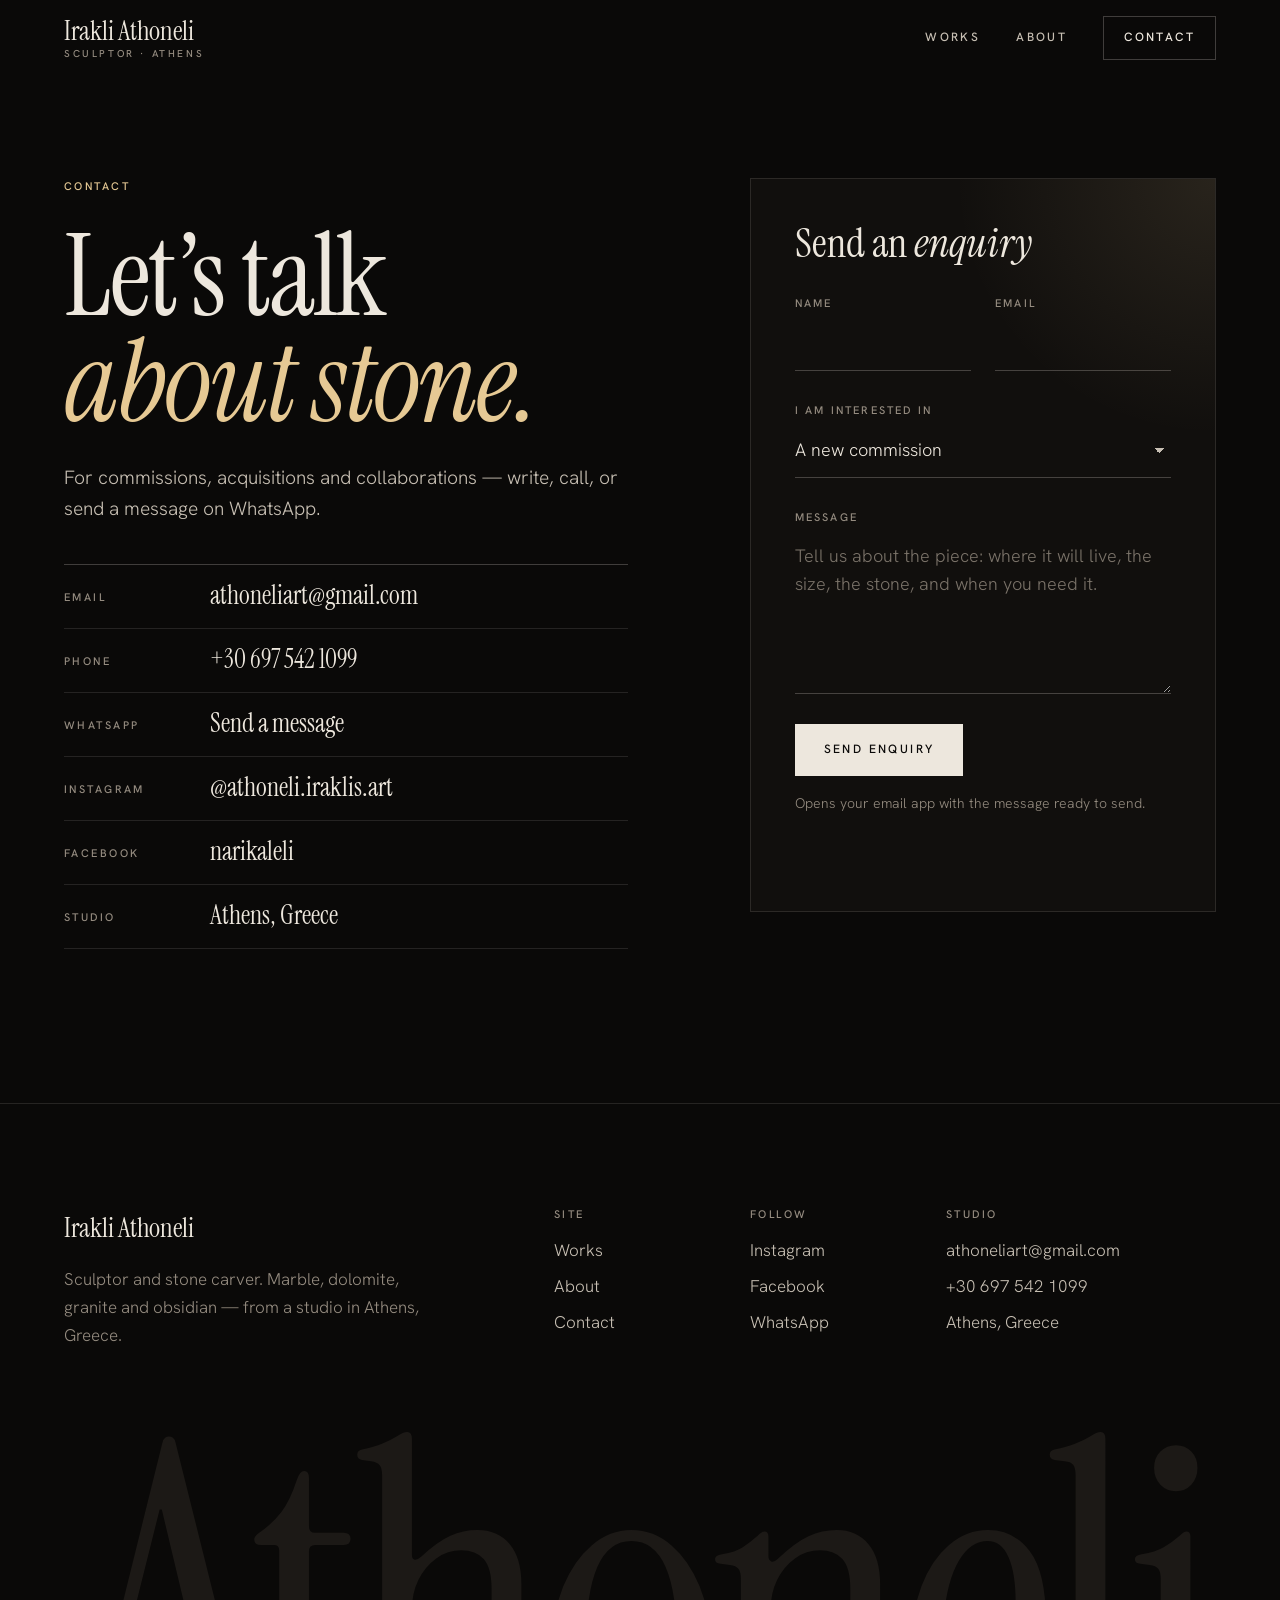
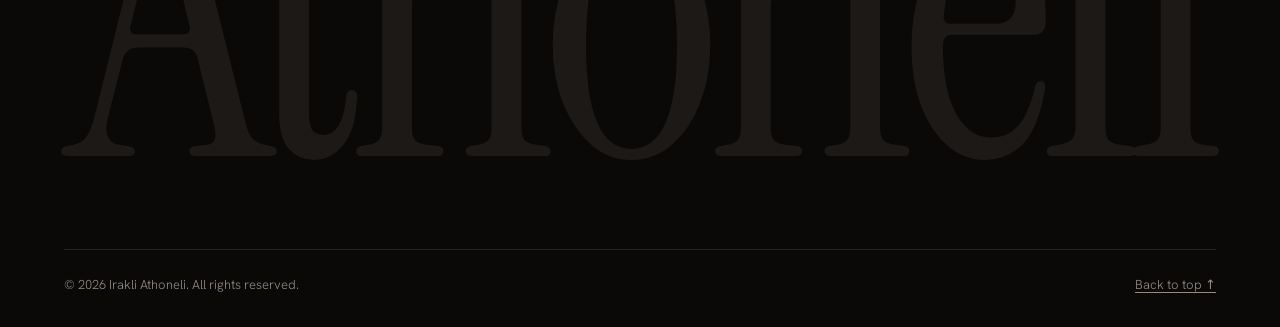
<file: contact.html>
<!doctype html>
<html lang="en">
<head>
  <meta charset="utf-8">
  <meta name="viewport" content="width=device-width, initial-scale=1, viewport-fit=cover">
  <title>Contact — Irakli Athoneli, sculptor</title>
  <meta name="description" content="Commission a sculpture or enquire about a work by Irakli Athoneli, sculptor in Athens. Email, phone and WhatsApp.">
  <meta name="theme-color" content="#0A0908">
  <meta name="color-scheme" content="dark">
  <meta property="og:type" content="website">
  <meta property="og:title" content="Contact — Irakli Athoneli, sculptor">
  <meta property="og:description" content="Commission a sculpture or enquire about a work by Irakli Athoneli, sculptor in Athens. Email, phone and WhatsApp.">
  <meta property="og:image" content="assets/img/site/og.jpg">
  <meta name="twitter:card" content="summary_large_image">
  <link rel="icon" href="assets/img/favicon.svg" type="image/svg+xml">
  <link rel="preload" href="assets/fonts/instrument-serif-latin-400-normal.woff2" as="font" type="font/woff2" crossorigin>
  <link rel="preload" href="assets/fonts/hanken-grotesk-latin-300-normal.woff2" as="font" type="font/woff2" crossorigin>
  <link rel="stylesheet" href="assets/css/style.css">
</head>
<body data-page="contact">
<a class="skip" href="#main">Skip to content</a>
<header class="site-header" id="top">
  <div class="site-header__bar">
    <a class="wordmark" href="index.html" aria-label="Irakli Athoneli — home">
      <span class="wordmark__name">Irakli Athoneli</span>
      <span class="wordmark__sub">Sculptor · Athens</span>
    </a>
    <nav class="nav" aria-label="Main">
      <a href="works.html">Works</a>
      <a href="about.html">About</a>
      <a href="contact.html" class="nav__cta" aria-current="page">Contact</a>
    </nav>
    <button class="menu-btn" type="button" aria-expanded="false" aria-controls="mobile-menu"><span class="menu-btn__label">Menu</span><span class="menu-btn__icon" aria-hidden="true"></span></button>
  </div>
</header>
<div class="mobile-menu" id="mobile-menu">
  <nav aria-label="Mobile">
    <a href="index.html"><span>01</span>Home</a>
    <a href="works.html"><span>02</span>Works</a>
    <a href="about.html"><span>03</span>About</a>
    <a href="contact.html" aria-current="page"><span>04</span>Contact</a>
  </nav>
  <div class="mobile-menu__foot">
    <p class="label">Studio — Athens, Greece</p>
    <a href="mailto:athoneliart@gmail.com">athoneliart@gmail.com</a>
    <a href="tel:+306975421099">+30 697 542 1099</a>
    <a href="https://wa.me/306975421099" rel="noopener">WhatsApp</a>
    <a href="https://instagram.com/athoneli.iraklis.art/" rel="noopener">Instagram</a>
  </div>
</div>
<main id="main">
  <section class="contact">
    <div class="contact__intro">
      <p class="label label--lamp rise">Contact</p>
      <h1 class="display rise rise-2">Let’s talk <em>about stone.</em></h1>
      <p class="lead rise rise-3">For commissions, acquisitions and collaborations — write, call, or send a message on WhatsApp.</p>
      <div class="contact-lines rise rise-4">
        <a href="mailto:athoneliart@gmail.com"><span class="label">Email</span><span class="v">athoneliart@gmail.com</span></a>
        <a href="tel:+306975421099"><span class="label">Phone</span><span class="v">+30 697 542 1099</span></a>
        <a href="https://wa.me/306975421099" rel="noopener"><span class="label">WhatsApp</span><span class="v">Send a message</span></a>
        <a href="https://instagram.com/athoneli.iraklis.art/" rel="noopener"><span class="label">Instagram</span><span class="v">@athoneli.iraklis.art</span></a>
        <a href="https://facebook.com/narikaleli/" rel="noopener"><span class="label">Facebook</span><span class="v">narikaleli</span></a>
        <div><span class="label">Studio</span><span class="v">Athens, Greece</span></div>
      </div>
    </div>
    <form class="form rise rise-3" id="enquiry" novalidate>
      <h2>Send an <em>enquiry</em></h2>
      <div class="field-row">
        <div class="field"><label for="f-name">Name</label><input id="f-name" name="name" type="text" autocomplete="name" required></div>
        <div class="field"><label for="f-email">Email</label><input id="f-email" name="email" type="email" autocomplete="email" required></div>
      </div>
      <div class="field">
        <label for="f-type">I am interested in</label>
        <select id="f-type" name="type">
          <option>A new commission</option>
          <option>A portrait</option>
          <option>Architectural stonework</option>
          <option>An existing work</option>
          <option>Something else</option>
        </select>
      </div>
      <div class="field"><label for="f-message">Message</label><textarea id="f-message" name="message" rows="5" placeholder="Tell us about the piece: where it will live, the size, the stone, and when you need it." required></textarea></div>
      <div class="form__foot">
        <button class="btn btn--solid" type="submit">Send enquiry</button>
        <p class="form__note">Opens your email app with the message ready to send.</p>
      </div>
      <p class="form__status" id="form-status" role="status" aria-live="polite"></p>
    </form>
  </section>
</main>
<footer class="site-footer">
  <div class="site-footer__inner">
    <div class="site-footer__cols">
      <div class="site-footer__brand">
        <span class="wordmark__name">Irakli Athoneli</span>
        <p>Sculptor and stone carver. Marble, dolomite, granite and obsidian — from a studio in Athens, Greece.</p>
      </div>
      <div class="site-footer__col">
        <p class="label">Site</p>
        <a href="works.html">Works</a>
        <a href="about.html">About</a>
        <a href="contact.html">Contact</a>
      </div>
      <div class="site-footer__col">
        <p class="label">Follow</p>
        <a href="https://instagram.com/athoneli.iraklis.art/" rel="noopener">Instagram</a>
        <a href="https://facebook.com/narikaleli/" rel="noopener">Facebook</a>
        <a href="https://wa.me/306975421099" rel="noopener">WhatsApp</a>
      </div>
      <div class="site-footer__col">
        <p class="label">Studio</p>
        <a href="mailto:athoneliart@gmail.com">athoneliart@gmail.com</a>
        <a href="tel:+306975421099">+30 697 542 1099</a>
        <span>Athens, Greece</span>
      </div>
    </div>
    <div class="site-footer__big" aria-hidden="true">Athoneli</div>
    <div class="site-footer__legal">
      <span>© <span data-year>2026</span> Irakli Athoneli. All rights reserved.</span>
      <a href="#top">Back to top ↑</a>
    </div>
  </div>
</footer>
<script src="assets/js/data.js"></script>
<script src="assets/js/main.js"></script>
</body>
</html>
</file>
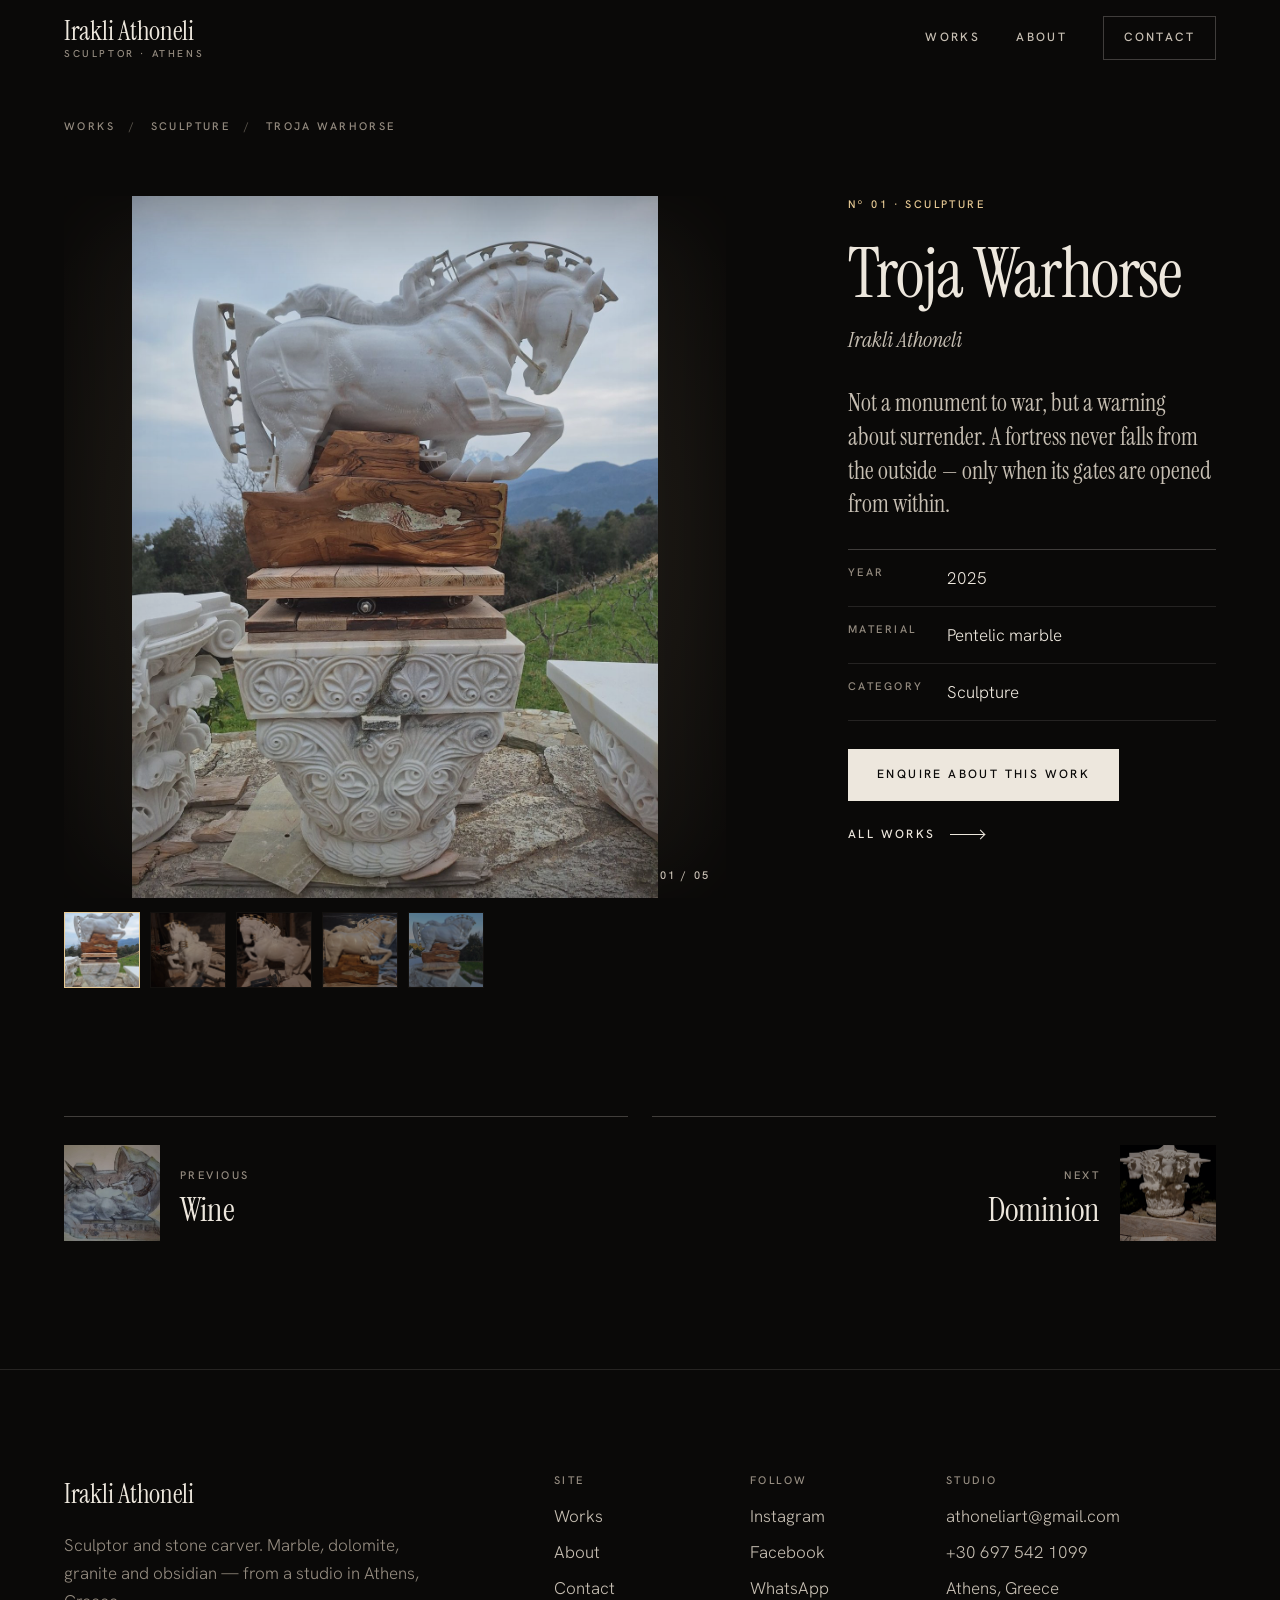
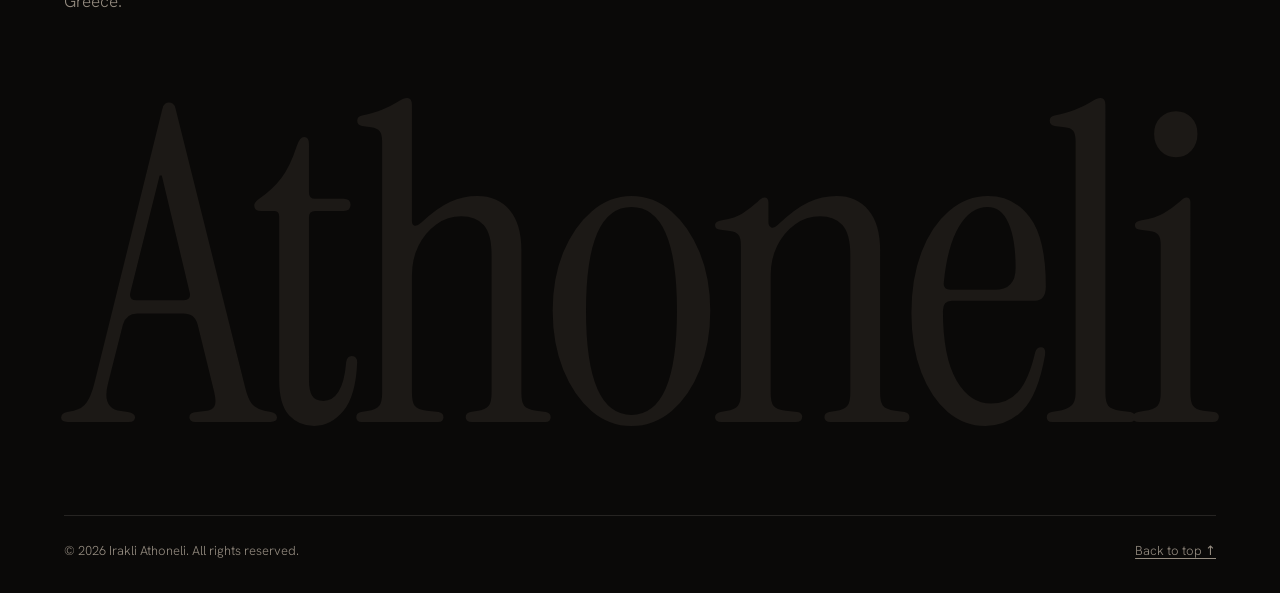
<file: work.html>
<!doctype html>
<html lang="en">
<head>
  <meta charset="utf-8">
  <meta name="viewport" content="width=device-width, initial-scale=1, viewport-fit=cover">
  <title>Work — Irakli Athoneli, sculptor</title>
  <meta name="description" content="A work by Irakli Athoneli, sculptor and stone carver in Athens, Greece.">
  <meta name="theme-color" content="#0A0908">
  <meta name="color-scheme" content="dark">
  <meta property="og:type" content="website">
  <meta property="og:title" content="Work — Irakli Athoneli, sculptor">
  <meta property="og:description" content="A work by Irakli Athoneli, sculptor and stone carver in Athens, Greece.">
  <meta property="og:image" content="assets/img/site/og.jpg">
  <meta name="twitter:card" content="summary_large_image">
  <link rel="icon" href="assets/img/favicon.svg" type="image/svg+xml">
  <link rel="preload" href="assets/fonts/instrument-serif-latin-400-normal.woff2" as="font" type="font/woff2" crossorigin>
  <link rel="preload" href="assets/fonts/hanken-grotesk-latin-300-normal.woff2" as="font" type="font/woff2" crossorigin>
  <link rel="stylesheet" href="assets/css/style.css">
</head>
<body data-page="work">
<a class="skip" href="#main">Skip to content</a>
<header class="site-header" id="top">
  <div class="site-header__bar">
    <a class="wordmark" href="index.html" aria-label="Irakli Athoneli — home">
      <span class="wordmark__name">Irakli Athoneli</span>
      <span class="wordmark__sub">Sculptor · Athens</span>
    </a>
    <nav class="nav" aria-label="Main">
      <a href="works.html">Works</a>
      <a href="about.html">About</a>
      <a href="contact.html" class="nav__cta">Contact</a>
    </nav>
    <button class="menu-btn" type="button" aria-expanded="false" aria-controls="mobile-menu"><span class="menu-btn__label">Menu</span><span class="menu-btn__icon" aria-hidden="true"></span></button>
  </div>
</header>
<div class="mobile-menu" id="mobile-menu">
  <nav aria-label="Mobile">
    <a href="index.html"><span>01</span>Home</a>
    <a href="works.html" aria-current="page"><span>02</span>Works</a>
    <a href="about.html"><span>03</span>About</a>
    <a href="contact.html"><span>04</span>Contact</a>
  </nav>
  <div class="mobile-menu__foot">
    <p class="label">Studio — Athens, Greece</p>
    <a href="mailto:athoneliart@gmail.com">athoneliart@gmail.com</a>
    <a href="tel:+306975421099">+30 697 542 1099</a>
    <a href="https://wa.me/306975421099" rel="noopener">WhatsApp</a>
    <a href="https://instagram.com/athoneli.iraklis.art/" rel="noopener">Instagram</a>
  </div>
</div>
<main id="main">
  <article class="work" id="work-root"></article>
  <nav class="pager" id="pager" aria-label="More works"></nav>
  <noscript><p class="section">Please enable JavaScript to view this work.</p></noscript>
</main>
<footer class="site-footer">
  <div class="site-footer__inner">
    <div class="site-footer__cols">
      <div class="site-footer__brand">
        <span class="wordmark__name">Irakli Athoneli</span>
        <p>Sculptor and stone carver. Marble, dolomite, granite and obsidian — from a studio in Athens, Greece.</p>
      </div>
      <div class="site-footer__col">
        <p class="label">Site</p>
        <a href="works.html">Works</a>
        <a href="about.html">About</a>
        <a href="contact.html">Contact</a>
      </div>
      <div class="site-footer__col">
        <p class="label">Follow</p>
        <a href="https://instagram.com/athoneli.iraklis.art/" rel="noopener">Instagram</a>
        <a href="https://facebook.com/narikaleli/" rel="noopener">Facebook</a>
        <a href="https://wa.me/306975421099" rel="noopener">WhatsApp</a>
      </div>
      <div class="site-footer__col">
        <p class="label">Studio</p>
        <a href="mailto:athoneliart@gmail.com">athoneliart@gmail.com</a>
        <a href="tel:+306975421099">+30 697 542 1099</a>
        <span>Athens, Greece</span>
      </div>
    </div>
    <div class="site-footer__big" aria-hidden="true">Athoneli</div>
    <div class="site-footer__legal">
      <span>© <span data-year>2026</span> Irakli Athoneli. All rights reserved.</span>
      <a href="#top">Back to top ↑</a>
    </div>
  </div>
</footer>
<script src="assets/js/data.js"></script>
<script src="assets/js/main.js"></script>
</body>
</html>
</file>
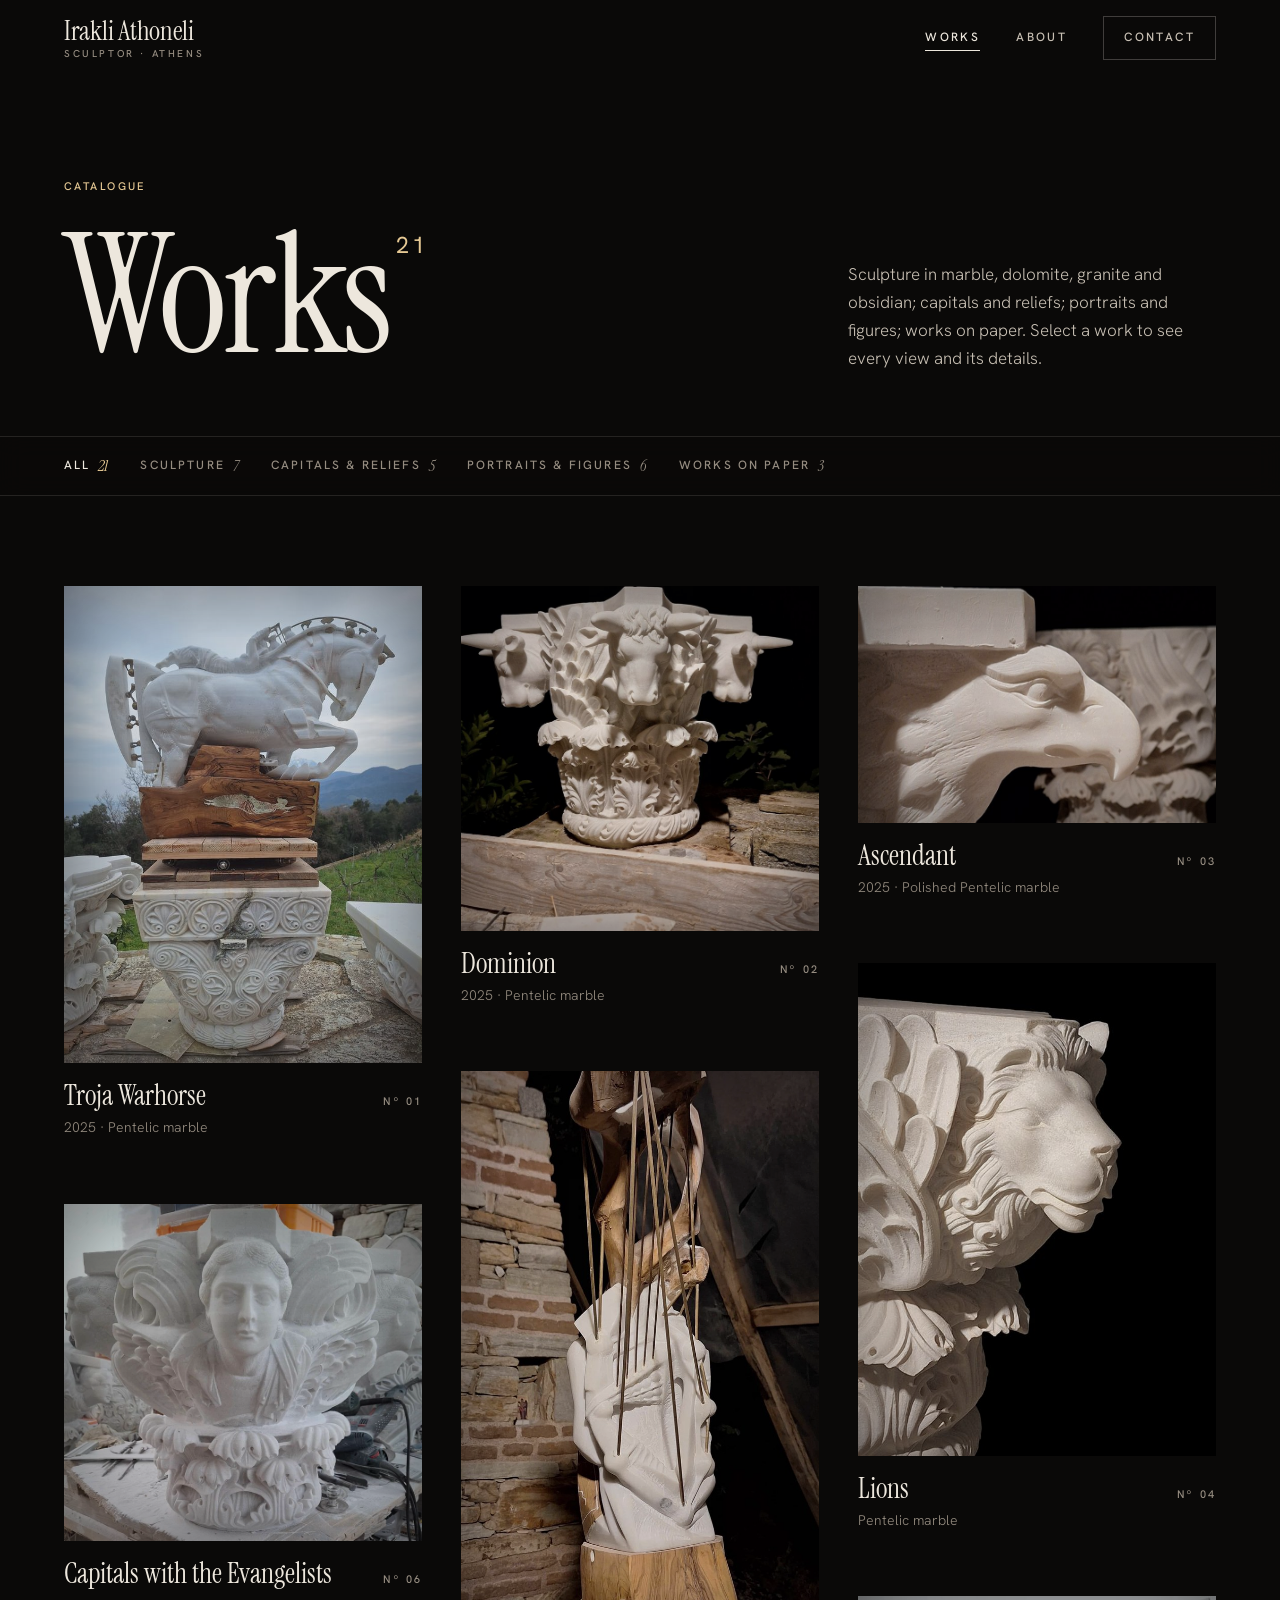
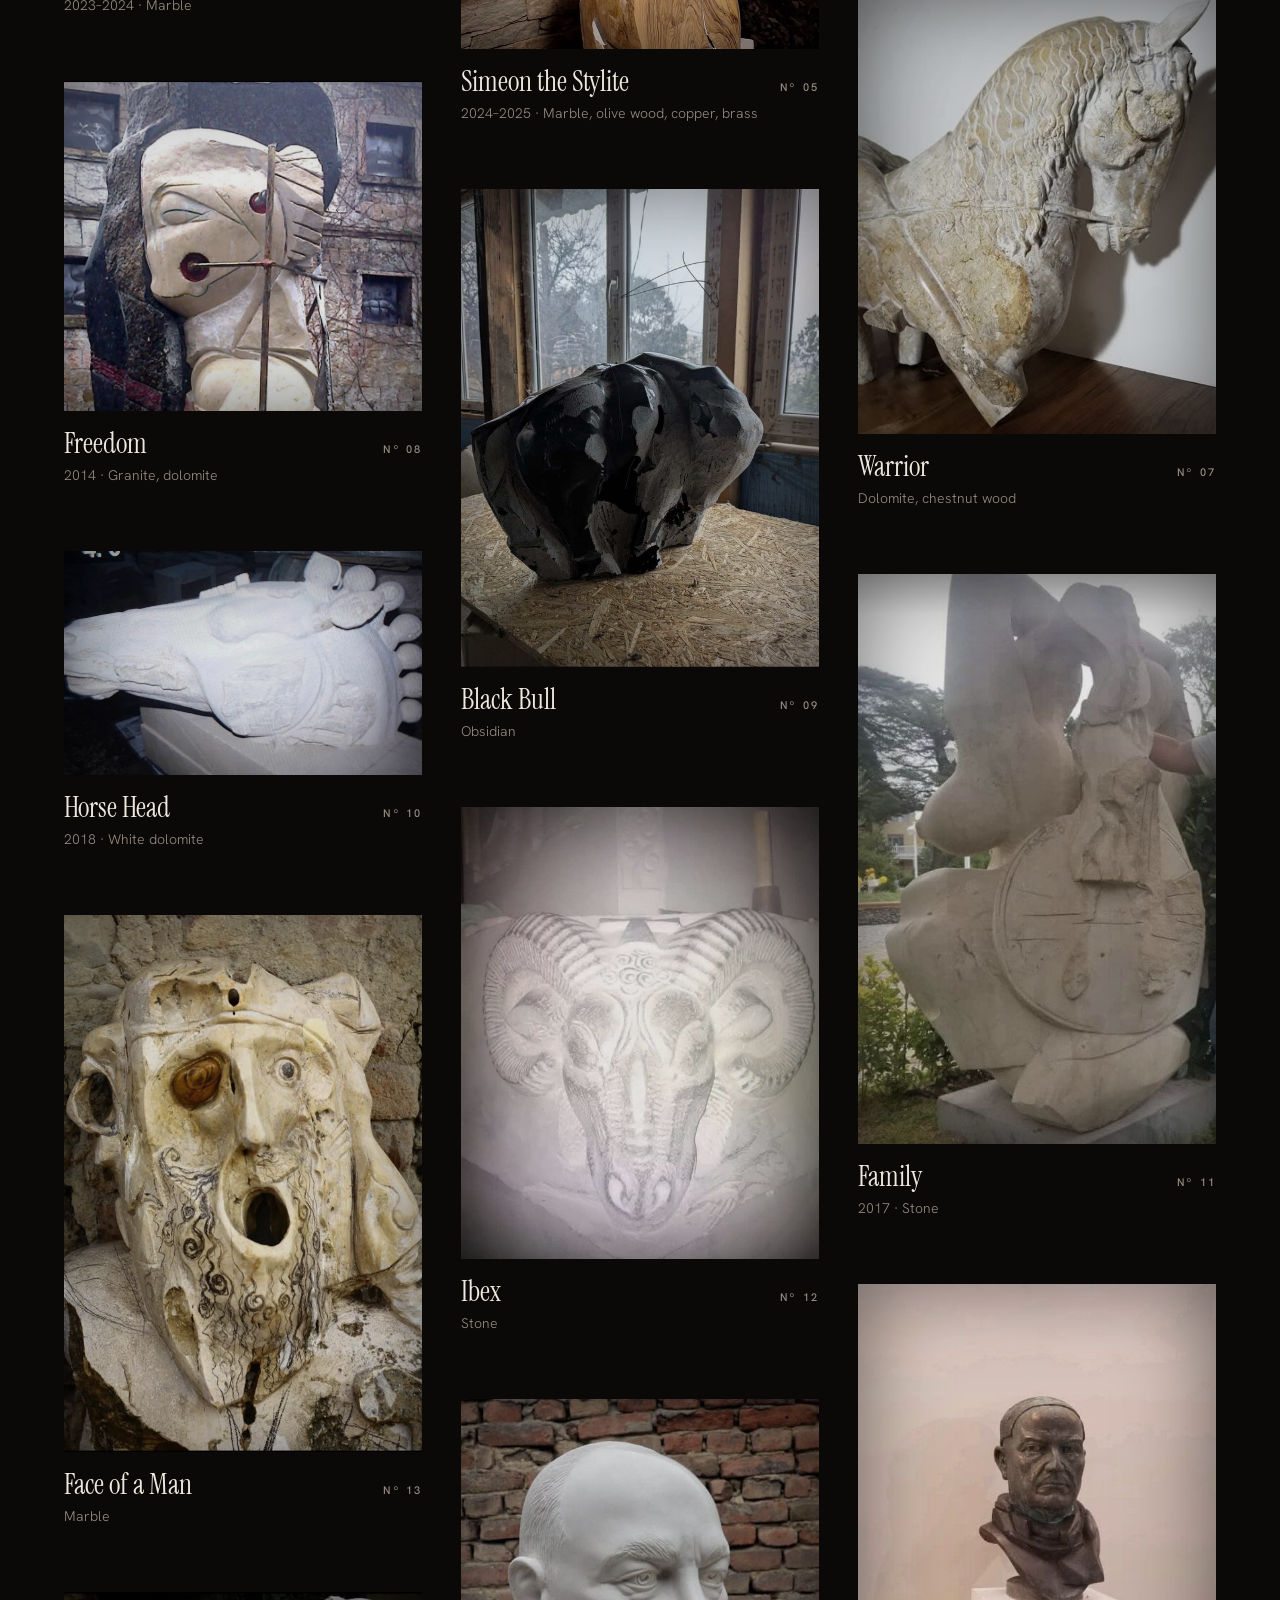
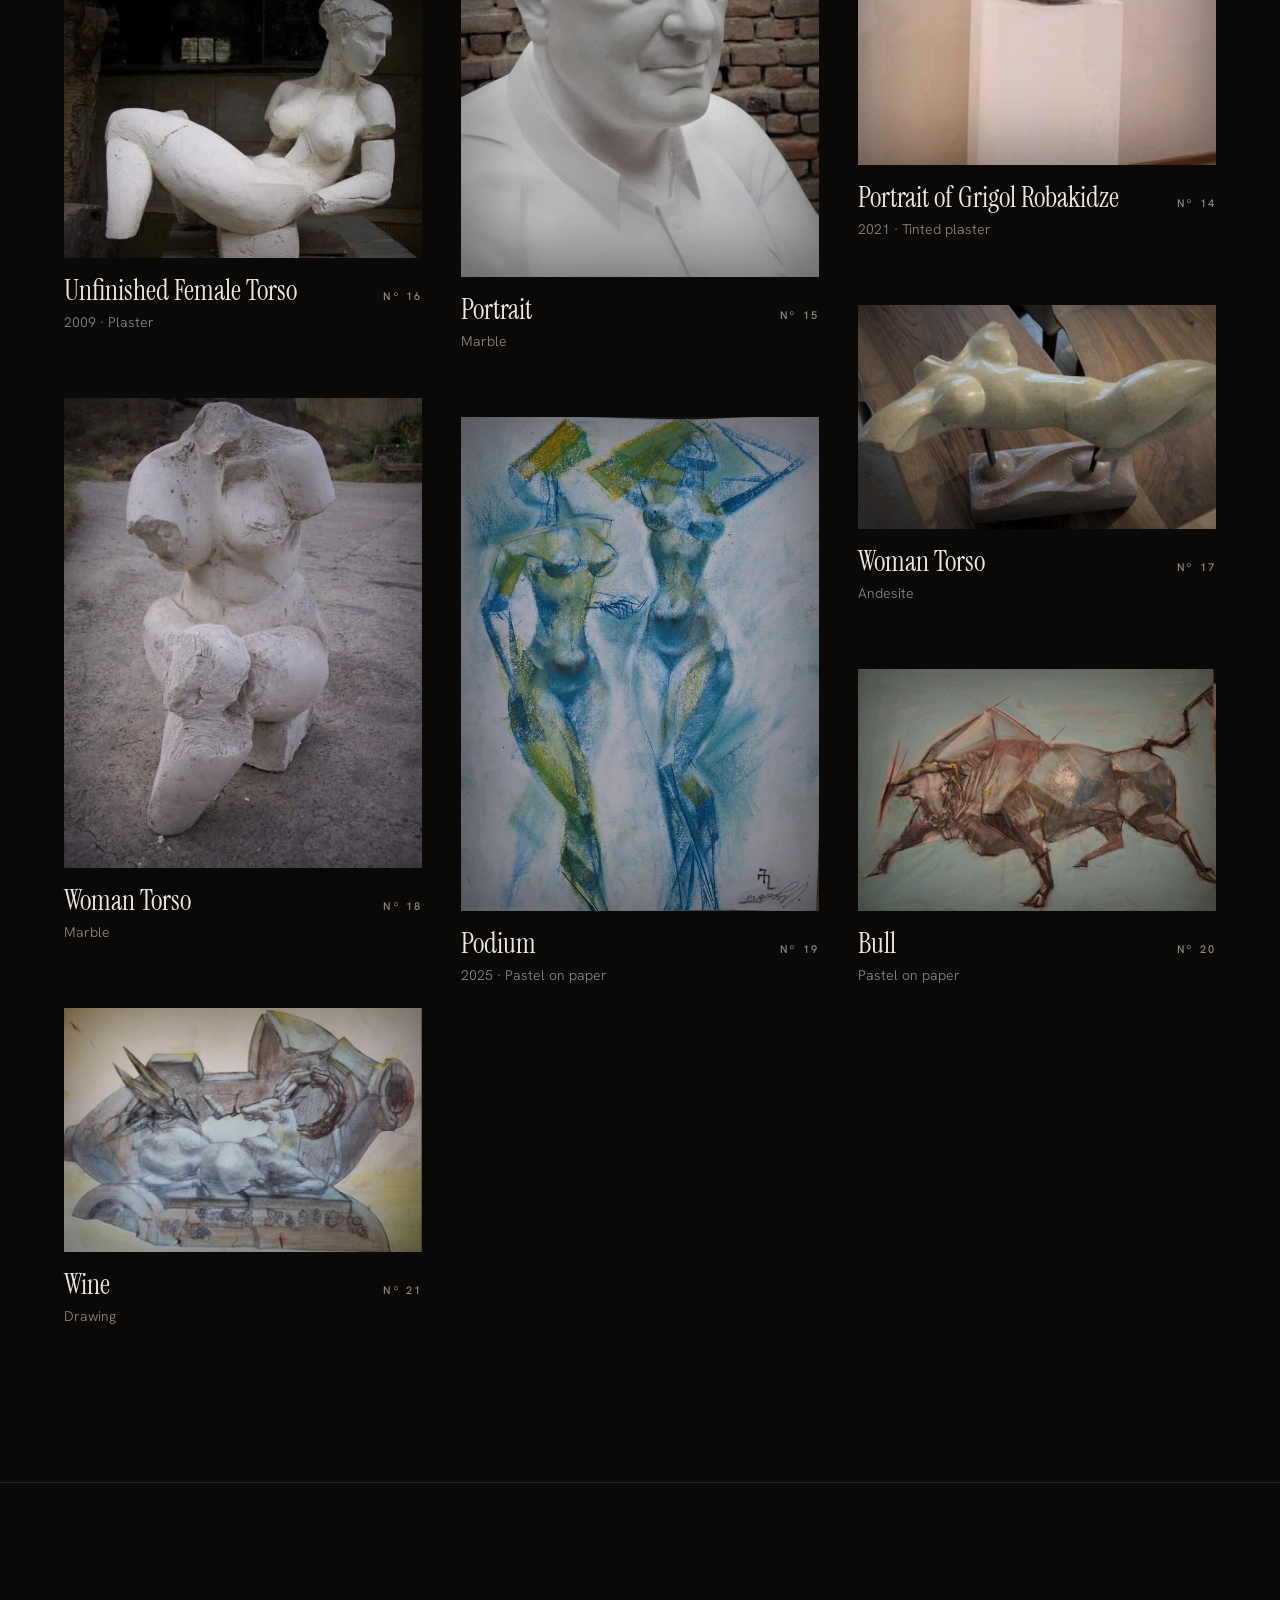
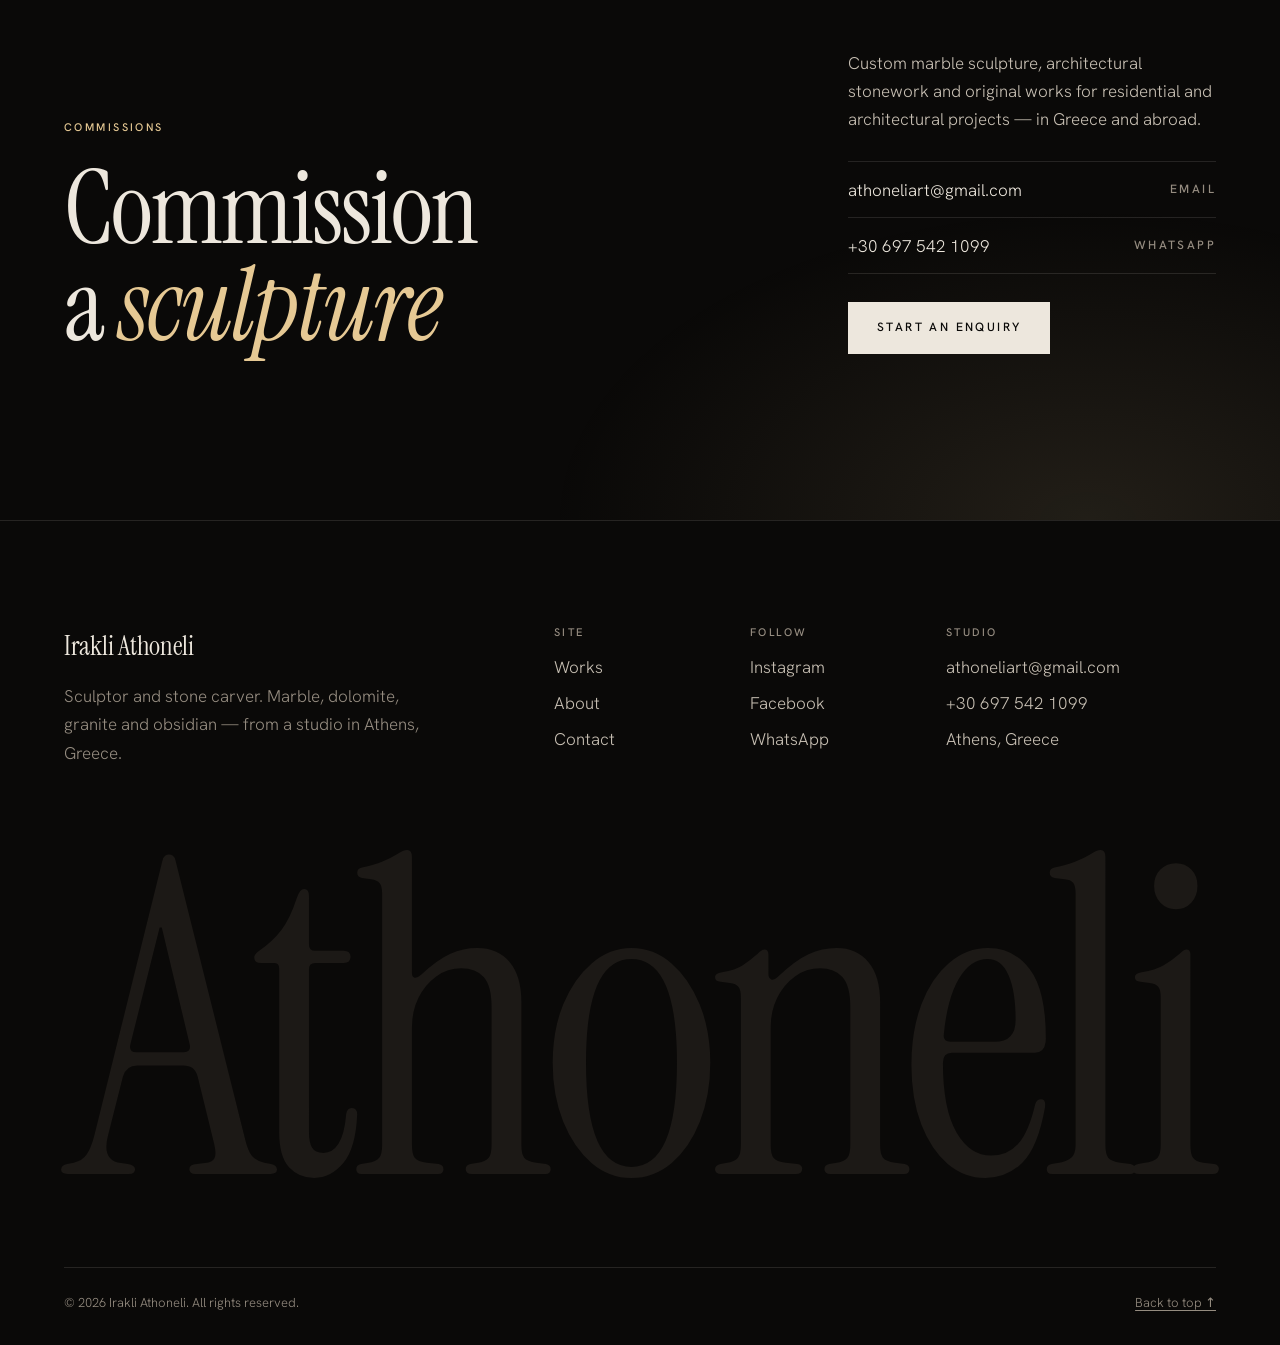
<file: works.html>
<!doctype html>
<html lang="en">
<head>
  <meta charset="utf-8">
  <meta name="viewport" content="width=device-width, initial-scale=1, viewport-fit=cover">
  <title>Works — Irakli Athoneli, sculptor</title>
  <meta name="description" content="The catalogue of works by Irakli Athoneli: sculpture in marble, dolomite, granite and obsidian, capitals and reliefs, portraits and works on paper.">
  <meta name="theme-color" content="#0A0908">
  <meta name="color-scheme" content="dark">
  <meta property="og:type" content="website">
  <meta property="og:title" content="Works — Irakli Athoneli, sculptor">
  <meta property="og:description" content="The catalogue of works by Irakli Athoneli: sculpture in marble, dolomite, granite and obsidian, capitals and reliefs, portraits and works on paper.">
  <meta property="og:image" content="assets/img/site/og.jpg">
  <meta name="twitter:card" content="summary_large_image">
  <link rel="icon" href="assets/img/favicon.svg" type="image/svg+xml">
  <link rel="preload" href="assets/fonts/instrument-serif-latin-400-normal.woff2" as="font" type="font/woff2" crossorigin>
  <link rel="preload" href="assets/fonts/hanken-grotesk-latin-300-normal.woff2" as="font" type="font/woff2" crossorigin>
  <link rel="stylesheet" href="assets/css/style.css">
</head>
<body data-page="works">
<a class="skip" href="#main">Skip to content</a>
<header class="site-header" id="top">
  <div class="site-header__bar">
    <a class="wordmark" href="index.html" aria-label="Irakli Athoneli — home">
      <span class="wordmark__name">Irakli Athoneli</span>
      <span class="wordmark__sub">Sculptor · Athens</span>
    </a>
    <nav class="nav" aria-label="Main">
      <a href="works.html" aria-current="page">Works</a>
      <a href="about.html">About</a>
      <a href="contact.html" class="nav__cta">Contact</a>
    </nav>
    <button class="menu-btn" type="button" aria-expanded="false" aria-controls="mobile-menu"><span class="menu-btn__label">Menu</span><span class="menu-btn__icon" aria-hidden="true"></span></button>
  </div>
</header>
<div class="mobile-menu" id="mobile-menu">
  <nav aria-label="Mobile">
    <a href="index.html"><span>01</span>Home</a>
    <a href="works.html" aria-current="page"><span>02</span>Works</a>
    <a href="about.html"><span>03</span>About</a>
    <a href="contact.html"><span>04</span>Contact</a>
  </nav>
  <div class="mobile-menu__foot">
    <p class="label">Studio — Athens, Greece</p>
    <a href="mailto:athoneliart@gmail.com">athoneliart@gmail.com</a>
    <a href="tel:+306975421099">+30 697 542 1099</a>
    <a href="https://wa.me/306975421099" rel="noopener">WhatsApp</a>
    <a href="https://instagram.com/athoneli.iraklis.art/" rel="noopener">Instagram</a>
  </div>
</div>
<main id="main">
  <section class="page-head">
    <div class="page-head__title">
      <p class="label label--lamp rise">Catalogue</p>
      <h1 class="display rise rise-2">Works<sup data-works-count>21</sup></h1>
    </div>
    <div class="page-head__aside rise rise-3">
      <p>Sculpture in marble, dolomite, granite and obsidian; capitals and reliefs; portraits and figures; works on paper. Select a work to see every view and its details.</p>
    </div>
  </section>
  <div class="filters-wrap">
    <div class="filters" id="filters" role="group" aria-label="Filter by category"></div>
  </div>
  <div class="gallery" id="gallery" aria-live="polite"></div>
  <noscript><p class="section">Please enable JavaScript to browse the works.</p></noscript>
</main>
<section class="cta" aria-labelledby="cta-title">
  <div class="cta__inner">
    <div class="cta__title" data-reveal>
      <p class="label label--lamp">Commissions</p>
      <h2 class="h2" id="cta-title">Commission a <em>sculpture</em></h2>
    </div>
    <div class="cta__side" data-reveal>
      <p>Custom marble sculpture, architectural stonework and original works for residential and architectural projects — in Greece and abroad.</p>
      <div class="cta__lines">
        <a href="mailto:athoneliart@gmail.com"><span>athoneliart@gmail.com</span><span>Email</span></a>
        <a href="https://wa.me/306975421099" rel="noopener"><span>+30 697 542 1099</span><span>WhatsApp</span></a>
      </div>
      <div><a class="btn btn--solid" href="contact.html">Start an enquiry</a></div>
    </div>
  </div>
</section>
<footer class="site-footer">
  <div class="site-footer__inner">
    <div class="site-footer__cols">
      <div class="site-footer__brand">
        <span class="wordmark__name">Irakli Athoneli</span>
        <p>Sculptor and stone carver. Marble, dolomite, granite and obsidian — from a studio in Athens, Greece.</p>
      </div>
      <div class="site-footer__col">
        <p class="label">Site</p>
        <a href="works.html">Works</a>
        <a href="about.html">About</a>
        <a href="contact.html">Contact</a>
      </div>
      <div class="site-footer__col">
        <p class="label">Follow</p>
        <a href="https://instagram.com/athoneli.iraklis.art/" rel="noopener">Instagram</a>
        <a href="https://facebook.com/narikaleli/" rel="noopener">Facebook</a>
        <a href="https://wa.me/306975421099" rel="noopener">WhatsApp</a>
      </div>
      <div class="site-footer__col">
        <p class="label">Studio</p>
        <a href="mailto:athoneliart@gmail.com">athoneliart@gmail.com</a>
        <a href="tel:+306975421099">+30 697 542 1099</a>
        <span>Athens, Greece</span>
      </div>
    </div>
    <div class="site-footer__big" aria-hidden="true">Athoneli</div>
    <div class="site-footer__legal">
      <span>© <span data-year>2026</span> Irakli Athoneli. All rights reserved.</span>
      <a href="#top">Back to top ↑</a>
    </div>
  </div>
</footer>
<script src="assets/js/data.js"></script>
<script src="assets/js/main.js"></script>
</body>
</html>
</file>
<file: assets/css/style.css>
/* =========================================================
   Athoneli — night gallery
   Colours, fonts and spacing live in :root below.
   ========================================================= */

@font-face { font-family: "Instrument Serif"; src: url("../fonts/instrument-serif-latin-400-normal.woff2") format("woff2"); font-weight: 400; font-style: normal; font-display: swap; }
@font-face { font-family: "Instrument Serif"; src: url("../fonts/instrument-serif-latin-400-italic.woff2") format("woff2"); font-weight: 400; font-style: italic; font-display: swap; }
@font-face { font-family: "Hanken Grotesk"; src: url("../fonts/hanken-grotesk-latin-300-normal.woff2") format("woff2"); font-weight: 300; font-style: normal; font-display: swap; }
@font-face { font-family: "Hanken Grotesk"; src: url("../fonts/hanken-grotesk-latin-400-normal.woff2") format("woff2"); font-weight: 400; font-style: normal; font-display: swap; }
@font-face { font-family: "Hanken Grotesk"; src: url("../fonts/hanken-grotesk-latin-500-normal.woff2") format("woff2"); font-weight: 500; font-style: normal; font-display: swap; }

:root {
  --bg: #0A0908;
  --bg-2: #110F0D;
  --bg-3: #191613;
  --ink: #EDE7DD;
  --ink-2: #C7BFB3;
  --muted: #958C80;
  --faint: #5B554D;
  --line: rgba(237, 231, 221, .12);
  --line-2: rgba(237, 231, 221, .24);
  --lamp: #E6C994;
  --lamp-glow: rgba(230, 201, 148, .11);

  --f-serif: "Instrument Serif", "Iowan Old Style", "Times New Roman", serif;
  --f-sans: "Hanken Grotesk", system-ui, -apple-system, "Segoe UI", sans-serif;

  --max: 1360px;
  --pad: clamp(20px, 5vw, 64px);
  --header-h: 76px;
  --ease: cubic-bezier(.2, .7, .1, 1);
}

*, *::before, *::after { box-sizing: border-box; }
html { -webkit-text-size-adjust: 100%; text-size-adjust: 100%; scroll-padding-top: var(--header-h); }
body {
  margin: 0; background: var(--bg); color: var(--ink);
  font-family: var(--f-sans); font-weight: 300; font-size: 17px; line-height: 1.65;
  -webkit-font-smoothing: antialiased; -moz-osx-font-smoothing: grayscale;
  overflow-x: hidden;
}
main { overflow-x: hidden; overflow-x: clip; }
img { display: block; max-width: 100%; height: auto; }
a { color: inherit; text-decoration-thickness: 1px; text-underline-offset: .25em; }
a:hover { color: var(--lamp); }
h1, h2, h3, p, figure, dl, dd, ul, ol { margin: 0; }
ul, ol { padding: 0; list-style: none; }
button { font: inherit; color: inherit; }
:focus-visible { outline: 1px solid var(--lamp); outline-offset: 4px; }
::selection { background: var(--lamp); color: var(--bg); }

.sr-only { position: absolute; width: 1px; height: 1px; padding: 0; margin: -1px; overflow: hidden; clip: rect(0 0 0 0); white-space: nowrap; border: 0; }
.skip { position: absolute; left: 16px; top: -60px; z-index: 100; padding: 10px 16px; background: var(--ink); color: var(--bg); text-decoration: none; }
.skip:focus { top: 16px; }

/* ---------- Type ---------- */
.label { font-family: var(--f-sans); font-weight: 500; font-size: 11px; line-height: 1.5; letter-spacing: .22em; text-transform: uppercase; color: var(--muted); }
.label--lamp { color: var(--lamp); }
.serif { font-family: var(--f-serif); font-weight: 400; }
.display { font-family: var(--f-serif); font-weight: 400; letter-spacing: -.02em; line-height: .92; }
.display em, .h2 em, .h3 em { font-style: italic; color: var(--lamp); }
.h2 { font-family: var(--f-serif); font-weight: 400; font-size: clamp(44px, 6.4vw, 96px); line-height: .95; letter-spacing: -.02em; text-wrap: balance; }
.h3 { font-family: var(--f-serif); font-weight: 400; font-size: clamp(38px, 4.6vw, 68px); line-height: .98; letter-spacing: -.015em; }
.lead { font-size: clamp(18px, 1.5vw, 21px); line-height: 1.6; color: var(--ink-2); max-width: 34em; text-wrap: pretty; }
.prose p { color: var(--ink-2); max-width: 36em; text-wrap: pretty; }
.prose p + p { margin-top: 1.1em; }

/* ---------- Buttons & links ---------- */
.btn {
  display: inline-flex; align-items: center; justify-content: center; gap: 12px; min-height: 52px; padding: 0 28px;
  border: 1px solid var(--line-2); background: transparent; color: var(--ink); text-decoration: none; cursor: pointer;
  font-family: var(--f-sans); font-weight: 500; font-size: 12px; letter-spacing: .2em; text-transform: uppercase;
  transition: background-color .35s ease, color .35s ease, border-color .35s ease;
}
.btn:hover { background: var(--ink); color: var(--bg); border-color: var(--ink); }
.btn--solid { background: var(--ink); color: var(--bg); border-color: var(--ink); }
.btn--solid:hover { background: var(--lamp); border-color: var(--lamp); color: var(--bg); }
.arrow-link {
  display: inline-flex; align-items: center; gap: 14px; min-height: 44px; text-decoration: none;
  font-weight: 500; font-size: 12px; letter-spacing: .2em; text-transform: uppercase;
}
.arrow-link .arr { display: inline-block; width: 34px; height: 1px; background: currentColor; position: relative; transition: width .4s var(--ease); }
.arrow-link .arr::after { content: ""; position: absolute; right: 0; top: -3px; width: 7px; height: 7px; border-top: 1px solid currentColor; border-right: 1px solid currentColor; transform: rotate(45deg); }
.arrow-link:hover .arr { width: 48px; }
.actions { display: flex; flex-wrap: wrap; align-items: center; gap: 14px 28px; }

/* ---------- Header ---------- */
.site-header {
  position: fixed; inset: 0 0 auto 0; z-index: 60; height: var(--header-h);
  transition: background-color .4s ease, border-color .4s ease, transform .5s var(--ease);
  border-bottom: 1px solid transparent;
}
.site-header.is-solid { background: rgba(10, 9, 8, .82); -webkit-backdrop-filter: blur(14px); backdrop-filter: blur(14px); border-bottom-color: var(--line); }
.site-header__bar { max-width: var(--max); height: 100%; margin-inline: auto; padding-inline: var(--pad); display: flex; align-items: center; justify-content: space-between; gap: 24px; }
.wordmark { display: flex; flex-direction: column; text-decoration: none; line-height: 1; }
.wordmark__name { font-family: var(--f-serif); font-size: 27px; letter-spacing: -.01em; }
.wordmark__sub { margin-top: 5px; font-weight: 500; font-size: 10px; letter-spacing: .26em; text-transform: uppercase; color: var(--muted); }
.wordmark:hover { color: var(--ink); }
.nav { display: flex; align-items: center; gap: 36px; }
.nav a { position: relative; display: flex; align-items: center; min-height: 44px; text-decoration: none; font-weight: 500; font-size: 12px; letter-spacing: .2em; text-transform: uppercase; color: var(--ink-2); }
.nav a::after { content: ""; position: absolute; left: 0; right: 0; bottom: 9px; height: 1px; background: currentColor; transform: scaleX(0); transform-origin: left; transition: transform .45s var(--ease); }
.nav a:hover, .nav a[aria-current="page"] { color: var(--ink); }
.nav a:hover::after, .nav a[aria-current="page"]::after { transform: scaleX(1); }
.nav .nav__cta { padding: 0 20px; border: 1px solid var(--line-2); }
.nav .nav__cta::after { display: none; }
.nav .nav__cta:hover { background: var(--ink); color: var(--bg); }

.menu-btn {
  display: none; align-items: center; gap: 12px; min-height: 44px; min-width: 44px; padding: 0; border: 0; background: none; cursor: pointer;
  font-weight: 500; font-size: 12px; letter-spacing: .2em; text-transform: uppercase;
}
.menu-btn__icon { position: relative; width: 24px; height: 8px; }
.menu-btn__icon::before, .menu-btn__icon::after { content: ""; position: absolute; left: 0; width: 100%; height: 1px; background: currentColor; transition: transform .4s var(--ease), top .4s var(--ease); }
.menu-btn__icon::before { top: 0; }
.menu-btn__icon::after { top: 7px; }
.menu-btn[aria-expanded="true"] .menu-btn__icon::before { top: 4px; transform: rotate(45deg); }
.menu-btn[aria-expanded="true"] .menu-btn__icon::after { top: 4px; transform: rotate(-45deg); }

.mobile-menu {
  position: fixed; inset: 0; z-index: 55; overflow-y: auto; display: flex; flex-direction: column; justify-content: space-between; gap: 40px;
  padding: calc(var(--header-h) + 32px) var(--pad) 32px; background: var(--bg);
  opacity: 0; visibility: hidden; transition: opacity .45s ease, visibility 0s linear .45s;
}
.mobile-menu::before { content: ""; position: absolute; inset: 0; pointer-events: none; background: radial-gradient(70% 45% at 70% 20%, var(--lamp-glow), transparent 70%); }
.menu-open .mobile-menu { opacity: 1; visibility: visible; transition: opacity .45s ease; }
.mobile-menu nav { position: relative; display: flex; flex-direction: column; }
.mobile-menu nav a { display: flex; align-items: baseline; gap: 16px; min-height: 64px; padding: 6px 0; border-bottom: 1px solid var(--line); text-decoration: none; font-family: var(--f-serif); font-size: clamp(40px, 12vw, 60px); line-height: 1.1; }
.mobile-menu nav a span { font-family: var(--f-sans); font-weight: 500; font-size: 11px; letter-spacing: .2em; color: var(--muted); }
.mobile-menu nav a[aria-current="page"] { font-style: italic; color: var(--lamp); }
.mobile-menu__foot { position: relative; display: flex; flex-direction: column; gap: 2px; color: var(--ink-2); }
.mobile-menu__foot a { display: flex; align-items: center; min-height: 44px; text-decoration: none; }
.menu-open, .no-scroll { overflow: hidden; }
.menu-open .site-header { background: var(--bg); border-bottom-color: var(--line); }

@media (max-width: 860px) {
  :root { --header-h: 64px; }
  .nav { display: none; }
  .menu-btn { display: inline-flex; }
  .wordmark__name { font-size: 24px; }
}
@media (min-width: 861px) { .mobile-menu { display: none; } }

/* ---------- Image frames ---------- */
.frame { position: relative; overflow: hidden; background: var(--bg-3); }
.frame img { width: 100%; height: 100%; object-fit: cover; filter: saturate(.86) brightness(.9); transition: transform 1.4s var(--ease), filter .8s ease; }
.frame::after { content: ""; position: absolute; inset: 0; pointer-events: none; box-shadow: inset 0 0 90px rgba(0, 0, 0, .55); }
a:hover .frame img, button:hover .frame img { filter: saturate(1) brightness(1); transform: scale(1.025); }

/* Light pooling behind an object, like a gallery spot */
.spot { position: relative; isolation: isolate; }
.spot::before { content: ""; position: absolute; z-index: -1; inset: -12% -18%; pointer-events: none; background: radial-gradient(closest-side, var(--lamp-glow), transparent); }

/* Photos that dissolve into the dark */
.fade img {
  -webkit-mask-image: radial-gradient(ellipse 72% 78% at 50% 46%, #000 52%, transparent 100%);
  mask-image: radial-gradient(ellipse 72% 78% at 50% 46%, #000 52%, transparent 100%);
}

/* ---------- Hero ---------- */
.hero { position: relative; min-height: 100vh; min-height: 100svh; display: grid; grid-template-columns: minmax(0, 1fr); overflow: hidden; }
.hero__inner {
  width: 100%; max-width: var(--max); margin-inline: auto; padding: calc(var(--header-h) + 40px) var(--pad) clamp(40px, 6vw, 72px);
  display: grid; grid-template-columns: repeat(12, minmax(0, 1fr)); align-items: end; gap: 0 24px;
}
.hero__text { position: relative; z-index: 2; grid-column: 1 / span 7; display: flex; flex-direction: column; gap: 28px; padding-bottom: clamp(8px, 3vw, 48px); }
.hero h1 { font-size: clamp(72px, 11.5vw, 184px); }
.hero h1 span { display: block; }
.hero h1 span:nth-child(2) { padding-left: .7em; }
.hero__media { position: absolute; z-index: 1; top: 0; right: 0; bottom: 0; width: min(62vw, 980px); }
.hero__media picture, .hero__media img { width: 100%; height: 100%; }
.hero__media img {
  object-fit: cover; object-position: 50% 30%; filter: brightness(.92) contrast(1.05);
  -webkit-mask-image: radial-gradient(ellipse 70% 62% at 58% 42%, #000 40%, transparent 100%);
  mask-image: radial-gradient(ellipse 70% 62% at 58% 42%, #000 40%, transparent 100%);
}
.hero__media::before { content: ""; position: absolute; inset: 0; z-index: -1; background: radial-gradient(48% 50% at 58% 40%, rgba(230, 201, 148, .14), transparent 72%); }
.hero__media::after {
  content: ""; position: absolute; inset: 0; pointer-events: none;
  background:
    linear-gradient(90deg, var(--bg) 0%, rgba(10, 9, 8, 0) 30%),
    linear-gradient(0deg, var(--bg) 0%, rgba(10, 9, 8, 0) 28%),
    linear-gradient(180deg, rgba(10, 9, 8, .8) 0%, rgba(10, 9, 8, 0) 20%);
}
.hero__caption { position: absolute; z-index: 2; right: var(--pad); bottom: clamp(40px, 6vw, 72px); text-align: right; }
.hero__caption a { text-decoration: none; }
.hero__caption .serif { display: block; font-size: 22px; line-height: 1.2; color: var(--ink); }
.scroll-cue { position: absolute; z-index: 2; left: 50%; bottom: 22px; width: 1px; height: 48px; background: linear-gradient(var(--line-2), transparent); overflow: hidden; }
.scroll-cue::after { content: ""; position: absolute; left: 0; top: -40%; width: 1px; height: 40%; background: var(--lamp); animation: drip 2.6s var(--ease) infinite; }
@keyframes drip { to { top: 100%; } }

@media (max-width: 900px) {
  .hero { min-height: 0; }
  .hero__inner { display: flex; flex-direction: column; align-items: stretch; padding-top: 0; }
  .hero__media { position: relative; order: -1; width: calc(100% + 2 * var(--pad)); margin-inline: calc(-1 * var(--pad)); height: min(118vw, 74svh); }
  .hero__media img {
    -webkit-mask-image: radial-gradient(ellipse 85% 70% at 50% 42%, #000 45%, transparent 100%);
    mask-image: radial-gradient(ellipse 85% 70% at 50% 42%, #000 45%, transparent 100%);
  }
  .hero__text { margin-top: -18vw; gap: 22px; padding-bottom: 0; }
  .hero h1 { font-size: clamp(64px, 19vw, 120px); }
  .hero__media::after { background: linear-gradient(180deg, rgba(10, 9, 8, .92) 0%, rgba(10, 9, 8, 0) 24%), linear-gradient(0deg, var(--bg) 0%, rgba(10, 9, 8, 0) 42%); }
  .hero__caption { display: none; }
  .scroll-cue { display: none; }
}

/* ---------- Sections ---------- */
.section { max-width: var(--max); margin-inline: auto; padding: clamp(96px, 12vw, 176px) var(--pad); }
.section--tight { padding-block: clamp(72px, 9vw, 128px); }
.band { background: var(--bg-2); border-block: 1px solid var(--line); }
.section-head { display: grid; grid-template-columns: repeat(12, minmax(0, 1fr)); gap: 24px; align-items: end; margin-bottom: clamp(56px, 7vw, 104px); }
.section-head__title { grid-column: 1 / span 8; display: flex; flex-direction: column; gap: 22px; }
.section-head__aside { grid-column: 9 / span 4; display: flex; flex-direction: column; align-items: flex-start; gap: 20px; }
.section-head__aside p { color: var(--ink-2); }
@media (max-width: 900px) {
  .section-head { display: flex; flex-direction: column; align-items: flex-start; gap: 28px; }
}

/* ---------- Latest works: one room per piece ---------- */
.rooms { display: flex; flex-direction: column; gap: clamp(96px, 12vw, 180px); }
.room { display: grid; grid-template-columns: repeat(12, minmax(0, 1fr)); gap: 24px; align-items: center; }
.room__media { grid-column: 1 / span 7; display: block; text-decoration: none; }
.room__img { display: block; }
.room__media img { width: 100%; aspect-ratio: var(--ar, 4 / 5); object-fit: cover; filter: saturate(.86) brightness(.92); transition: filter .8s ease, transform 1.4s var(--ease); }
.room__media:hover img { filter: saturate(1) brightness(1); }
.room__text { grid-column: 9 / span 4; display: flex; flex-direction: column; align-items: flex-start; gap: 22px; }
.room:nth-child(even) .room__media { grid-column: 6 / span 7; order: 2; }
.room:nth-child(even) .room__text { grid-column: 1 / span 4; order: 1; }
.room__index { font-family: var(--f-serif); font-style: italic; font-size: 22px; color: var(--lamp); }
.room__meta { display: flex; flex-wrap: wrap; gap: 4px 18px; }
.room__text p { color: var(--ink-2); max-width: 26em; }
@media (max-width: 900px) {
  .room { display: flex; flex-direction: column; align-items: stretch; gap: 8px; }
  .room__media, .room:nth-child(even) .room__media { order: 0; margin-inline: calc(-1 * var(--pad)); }
  .room__text, .room:nth-child(even) .room__text { order: 1; gap: 18px; margin-top: -10vw; position: relative; }
  .room__media img { max-height: 76svh; }
  .room__media .frame::after { background: linear-gradient(0deg, var(--bg) 0%, rgba(10, 9, 8, 0) 34%); }
}

/* ---------- Quote ---------- */
.quote { position: relative; overflow: hidden; text-align: center; }
.quote::before { content: ""; position: absolute; inset: 0; pointer-events: none; background: radial-gradient(50% 60% at 50% 50%, var(--lamp-glow), transparent 75%); }
.quote__inner { position: relative; max-width: 1180px; margin-inline: auto; padding: clamp(120px, 15vw, 220px) var(--pad); display: flex; flex-direction: column; align-items: center; gap: 36px; }
.quote blockquote { margin: 0; font-family: var(--f-serif); font-size: clamp(44px, 7vw, 112px); line-height: 1; letter-spacing: -.02em; text-wrap: balance; }
.quote blockquote em { color: var(--lamp); }

/* ---------- Collection grid (home) ---------- */
.collection { display: grid; grid-template-columns: repeat(12, minmax(0, 1fr)); gap: clamp(40px, 5vw, 72px) 24px; }
.collection > * { grid-column: span 4; }
.collection > :nth-child(6n+1) { grid-column: 1 / span 5; }
.collection > :nth-child(6n+2) { grid-column: 7 / span 4; margin-top: clamp(60px, 10vw, 160px); }
.collection > :nth-child(6n+3) { grid-column: 3 / span 4; }
.collection > :nth-child(6n+4) { grid-column: 8 / span 5; margin-top: clamp(-120px, -6vw, -40px); }
.collection > :nth-child(6n+5) { grid-column: 1 / span 4; }
.collection > :nth-child(6n) { grid-column: 6 / span 5; margin-top: clamp(40px, 6vw, 96px); }
@media (max-width: 900px) {
  .collection { grid-template-columns: minmax(0, 1fr) minmax(0, 1fr); gap: 44px 16px; }
  .collection > *, .collection > :nth-child(n) { grid-column: auto; margin-top: 0; }
  .collection > :nth-child(3n+1) { grid-column: 1 / -1; }
  .collection .frame img { max-height: 72svh; }
}

/* Work card (used on home and works page) */
.card { display: flex; flex-direction: column; gap: 18px; text-decoration: none; }
.card:hover { color: var(--ink); }
.card .frame img { aspect-ratio: auto; }
.card__cap { display: grid; grid-template-columns: minmax(0, 1fr) auto; gap: 4px 16px; align-items: baseline; }
.card__title { font-family: var(--f-serif); font-size: clamp(24px, 2.2vw, 30px); line-height: 1.1; }
.card__no { font-weight: 500; font-size: 11px; letter-spacing: .2em; color: var(--muted); }
.card__meta { grid-column: 1 / -1; font-size: 14px; color: var(--muted); }
.card:hover .card__title { color: var(--lamp); }
.collection .frame img { aspect-ratio: var(--ar, 4 / 5); }

/* ---------- Materials ---------- */
.materials { display: grid; grid-template-columns: repeat(6, minmax(0, 1fr)); gap: 24px; }
.material { display: flex; flex-direction: column; align-items: center; gap: 18px; text-align: center; }
.material__stone { position: relative; width: 100%; aspect-ratio: 1; display: grid; place-items: center; }
.material__stone::before { content: ""; position: absolute; inset: 4%; border-radius: 50%; background: radial-gradient(closest-side, rgba(230, 201, 148, .12), transparent); }
.material__stone img { position: relative; width: 82%; height: 82%; object-fit: contain; mix-blend-mode: lighten; transition: transform 1.2s var(--ease); }
.material:hover .material__stone img { transform: scale(1.06) rotate(-2deg); }
.material h3 { font-family: var(--f-serif); font-weight: 400; font-size: 26px; line-height: 1.1; }
.material p { font-size: 14px; line-height: 1.55; color: var(--muted); max-width: 18em; }
@media (max-width: 1100px) { .materials { grid-template-columns: repeat(3, minmax(0, 1fr)); row-gap: 56px; } }
@media (max-width: 560px) { .materials { grid-template-columns: repeat(2, minmax(0, 1fr)); gap: 44px 16px; } .material h3 { font-size: 22px; } }

/* ---------- Recognition ---------- */
.honours { border-top: 1px solid var(--line-2); }
.honour { display: grid; grid-template-columns: 120px minmax(0, 1fr) minmax(0, .8fr); gap: 8px 32px; align-items: baseline; padding: 30px 0; border-bottom: 1px solid var(--line); }
.honour__year { font-family: var(--f-serif); font-style: italic; font-size: 24px; color: var(--lamp); }
.honour__title { font-family: var(--f-serif); font-size: clamp(24px, 2.4vw, 34px); line-height: 1.15; }
.honour__where { color: var(--muted); font-size: 15px; }
@media (max-width: 760px) {
  .honour { grid-template-columns: minmax(0, 1fr); gap: 6px; padding: 24px 0; }
}
.collections-note { margin-top: 40px; display: flex; flex-wrap: wrap; gap: 8px 24px; align-items: baseline; color: var(--ink-2); }

/* ---------- Commission CTA ---------- */
.cta { position: relative; overflow: hidden; border-top: 1px solid var(--line); }
.cta::before { content: ""; position: absolute; inset: 0; pointer-events: none; background: radial-gradient(60% 70% at 85% 100%, var(--lamp-glow), transparent 70%); }
.cta__inner { position: relative; max-width: var(--max); margin-inline: auto; padding: clamp(104px, 13vw, 190px) var(--pad); display: grid; grid-template-columns: repeat(12, minmax(0, 1fr)); gap: 40px 24px; align-items: end; }
.cta__title { grid-column: 1 / span 8; display: flex; flex-direction: column; gap: 24px; }
.cta__title .h2 { font-size: clamp(52px, 8vw, 128px); }
.cta__side { grid-column: 9 / span 4; display: flex; flex-direction: column; gap: 28px; }
.cta__side p { color: var(--ink-2); }
.cta__lines { display: flex; flex-direction: column; border-top: 1px solid var(--line); }
.cta__lines a { display: flex; justify-content: space-between; align-items: center; gap: 16px; min-height: 56px; border-bottom: 1px solid var(--line); text-decoration: none; }
.cta__lines a span:last-child { font-size: 12px; font-weight: 500; letter-spacing: .2em; text-transform: uppercase; color: var(--muted); }
.cta__lines a:hover span:last-child { color: var(--lamp); }
@media (max-width: 900px) { .cta__inner { display: flex; flex-direction: column; align-items: stretch; } }

/* ---------- Footer ---------- */
.site-footer { border-top: 1px solid var(--line); overflow: hidden; }
.site-footer__inner { max-width: var(--max); margin-inline: auto; padding: clamp(64px, 8vw, 104px) var(--pad) 32px; display: flex; flex-direction: column; gap: clamp(48px, 7vw, 88px); }
.site-footer__cols { display: grid; grid-template-columns: repeat(12, minmax(0, 1fr)); gap: 40px 24px; }
.site-footer__brand { grid-column: 1 / span 4; display: flex; flex-direction: column; gap: 14px; }
.site-footer__brand p { color: var(--muted); max-width: 22em; }
.site-footer__col { display: flex; flex-direction: column; align-items: flex-start; gap: 2px; }
.site-footer__col:nth-child(2) { grid-column: 6 / span 2; }
.site-footer__col:nth-child(3) { grid-column: 8 / span 2; }
.site-footer__col:nth-child(4) { grid-column: 10 / span 3; }
.site-footer__col span { display: inline-flex; align-items: center; min-height: 34px; color: var(--ink-2); }
.site-footer__col .label { margin-bottom: 8px; }
.site-footer__col a { display: inline-flex; align-items: center; min-height: 34px; text-decoration: none; color: var(--ink-2); }
.site-footer__col a:hover { color: var(--lamp); }
.site-footer__big { font-family: var(--f-serif); font-size: min(34.2vw, 468px); line-height: .78; letter-spacing: -.03em; color: #1C1916; white-space: nowrap; user-select: none; text-align: center; margin-bottom: -.04em; }
.site-footer__legal { display: flex; flex-wrap: wrap; justify-content: space-between; gap: 8px 24px; padding-top: 24px; border-top: 1px solid var(--line); font-size: 13px; color: var(--muted); }
@media (max-width: 900px) {
  .site-footer__cols { grid-template-columns: minmax(0, 1fr) minmax(0, 1fr); }
  .site-footer__brand { grid-column: 1 / -1; }
  .site-footer__col:nth-child(n) { grid-column: auto; }
  .site-footer__col:nth-child(4) { grid-column: 1 / -1; }
}

/* ---------- Page head (works, about, contact) ---------- */
.page-head { max-width: var(--max); margin-inline: auto; padding: calc(var(--header-h) + clamp(56px, 8vw, 120px)) var(--pad) clamp(40px, 5vw, 64px); display: grid; grid-template-columns: repeat(12, minmax(0, 1fr)); gap: 28px 24px; align-items: end; }
.page-head__title { grid-column: 1 / span 8; display: flex; flex-direction: column; gap: 24px; }
.page-head__title h1 { font-size: clamp(76px, 13vw, 200px); }
.page-head__title h1 sup { font-family: var(--f-sans); font-weight: 400; font-size: .14em; letter-spacing: .1em; vertical-align: top; margin-left: .3em; color: var(--lamp); position: relative; top: .7em; }
.page-head__aside { grid-column: 9 / span 4; }
.page-head__aside p { color: var(--ink-2); }
@media (max-width: 900px) { .page-head { display: flex; flex-direction: column; align-items: flex-start; } }

/* ---------- Works page ---------- */
.filters-wrap { position: sticky; top: var(--header-h); z-index: 20; background: rgba(10, 9, 8, .9); -webkit-backdrop-filter: blur(12px); backdrop-filter: blur(12px); border-block: 1px solid var(--line); }
.filters { max-width: var(--max); margin-inline: auto; padding: 0 var(--pad); display: flex; gap: 32px; overflow-x: auto; scrollbar-width: none; }
.filters::-webkit-scrollbar { display: none; }
.filter {
  flex: 0 0 auto; display: inline-flex; align-items: baseline; gap: 8px; min-height: 58px; padding: 0; border: 0; background: none; cursor: pointer; position: relative;
  font-weight: 500; font-size: 12px; letter-spacing: .18em; text-transform: uppercase; color: var(--muted); transition: color .3s ease;
}
.filter { align-items: center; }
.filter .count { font-family: var(--f-serif); font-style: italic; font-size: 16px; letter-spacing: 0; text-transform: none; }
.filter::after { content: ""; position: absolute; left: 0; right: 0; bottom: -1px; height: 1px; background: var(--lamp); transform: scaleX(0); transform-origin: left; transition: transform .45s var(--ease); }
.filter:hover { color: var(--ink); }
.filter[aria-pressed="true"] { color: var(--ink); }
.filter[aria-pressed="true"] .count { color: var(--lamp); }
.filter[aria-pressed="true"]::after { transform: scaleX(1); }
@media (max-width: 760px) {
  .filters { gap: 26px; -webkit-mask-image: linear-gradient(90deg, #000 85%, transparent); mask-image: linear-gradient(90deg, #000 85%, transparent); padding-right: 48px; }
}

.gallery { max-width: var(--max); margin-inline: auto; padding: clamp(56px, 7vw, 96px) var(--pad) clamp(96px, 12vw, 160px); display: flex; align-items: flex-start; gap: clamp(20px, 3vw, 40px); }
.gallery__col { flex: 1 1 0; min-width: 0; display: flex; flex-direction: column; gap: clamp(48px, 5vw, 72px); }
.gallery .frame img { aspect-ratio: var(--ar, auto); }
.gallery-empty { padding: 80px 0; color: var(--muted); }
@media (max-width: 560px) {
  .gallery { gap: 14px; }
  .gallery__col { gap: 36px; }
  .card { gap: 12px; }
  .card__cap { grid-template-columns: minmax(0, 1fr); }
  .card__no { order: -1; }
  .card__title { font-size: 21px; }
  .card__meta { font-size: 13px; }
}

/* ---------- Single work ---------- */
.work { max-width: var(--max); margin-inline: auto; padding: calc(var(--header-h) + 28px) var(--pad) clamp(80px, 10vw, 140px); }
.crumbs { display: flex; flex-wrap: wrap; align-items: center; gap: 6px 14px; margin-bottom: clamp(28px, 4vw, 48px); }
.crumbs a { display: inline-flex; align-items: center; min-height: 44px; text-decoration: none; }
.crumbs span[aria-hidden] { color: var(--faint); }
.work__grid { display: grid; grid-template-columns: repeat(12, minmax(0, 1fr)); gap: 40px 24px; align-items: start; }
.stage { grid-column: 1 / span 7; }
.stage__view { position: relative; }
.stage__btn { display: block; width: 100%; padding: 0; border: 0; background: none; cursor: zoom-in; }
.stage__btn .frame { display: grid; place-items: center; background: var(--bg-2); }
.stage__btn .frame img { width: auto; max-width: 100%; height: auto; max-height: min(78vh, 880px); object-fit: contain; }
.stage__count { position: absolute; z-index: 2; right: 16px; bottom: 14px; font-weight: 500; font-size: 11px; letter-spacing: .2em; color: var(--ink-2); }
.thumbs { display: flex; flex-wrap: wrap; gap: 10px; margin-top: 14px; }
.thumbs:empty { display: none; }
.thumb { width: 76px; height: 76px; padding: 0; border: 1px solid transparent; background: var(--bg-3); cursor: pointer; opacity: .55; transition: opacity .3s ease, border-color .3s ease; }
.thumb img { width: 100%; height: 100%; object-fit: cover; }
.thumb:hover { opacity: .9; }
.thumb[aria-current="true"] { opacity: 1; border-color: var(--lamp); }

.placard { grid-column: 9 / span 4; position: sticky; top: calc(var(--header-h) + 32px); display: flex; flex-direction: column; gap: 28px; }
.placard h1 { font-family: var(--f-serif); font-weight: 400; font-size: clamp(48px, 5.4vw, 84px); line-height: .95; letter-spacing: -.02em; text-wrap: balance; }
.placard__artist { margin-top: -12px; font-family: var(--f-serif); font-style: italic; font-size: 22px; color: var(--ink-2); }
.placard dl { display: grid; grid-template-columns: auto minmax(0, 1fr); border-top: 1px solid var(--line-2); }
.placard dt, .placard dd { padding: 14px 0; border-bottom: 1px solid var(--line); }
.placard dt { padding-right: 24px; }
.placard dd { color: var(--ink); }
.placard__note { display: flex; gap: 14px; align-items: baseline; color: var(--lamp); font-family: var(--f-serif); font-style: italic; font-size: 21px; line-height: 1.35; }
.placard__text { font-family: var(--f-serif); font-size: 24px; line-height: 1.4; color: var(--ink-2); text-wrap: pretty; }
.placard__actions { display: flex; flex-wrap: wrap; gap: 12px 24px; align-items: center; }
@media (max-width: 960px) {
  .work__grid { display: flex; flex-direction: column; align-items: stretch; }
  .stage { margin-inline: calc(-1 * var(--pad)); }
  .stage__btn .frame img { max-height: 76svh; }
  .thumbs { flex-wrap: nowrap; overflow-x: auto; scrollbar-width: none; padding-inline: var(--pad); }
  .thumbs::-webkit-scrollbar { display: none; }
  .thumb { flex: 0 0 64px; width: 64px; height: 64px; }
  .placard { position: static; }
}

.pager { max-width: var(--max); margin-inline: auto; padding: 0 var(--pad) clamp(80px, 10vw, 140px); display: grid; grid-template-columns: minmax(0, 1fr) minmax(0, 1fr); gap: 24px; }
.pager a { display: grid; grid-template-columns: 96px minmax(0, 1fr); gap: 20px; align-items: center; padding-top: 28px; border-top: 1px solid var(--line-2); text-decoration: none; }
.pager a.next { grid-template-columns: minmax(0, 1fr) 96px; text-align: right; }
.pager a.next .frame { order: 2; }
.pager .frame img { aspect-ratio: 1; }
.pager .serif { display: block; margin-top: 6px; font-size: clamp(24px, 2.6vw, 36px); line-height: 1.05; }
.pager a:hover .serif { color: var(--lamp); }
@media (max-width: 640px) {
  .pager { grid-template-columns: minmax(0, 1fr); }
  .pager a, .pager a.next { grid-template-columns: 72px minmax(0, 1fr); text-align: left; }
  .pager a.next .frame { order: 0; }
}
.notfound-work { padding: 120px 0; display: flex; flex-direction: column; gap: 24px; align-items: flex-start; }

/* ---------- About ---------- */
.about-hero { max-width: var(--max); margin-inline: auto; padding: calc(var(--header-h) + clamp(48px, 7vw, 104px)) var(--pad) clamp(80px, 10vw, 140px); display: grid; grid-template-columns: repeat(12, minmax(0, 1fr)); gap: 48px 24px; align-items: end; }
.about-hero__media { grid-column: 1 / span 5; }
.about-hero__media .frame img { aspect-ratio: 4 / 5; filter: grayscale(1) contrast(1.05) brightness(.9); }
.about-hero__media figcaption { margin-top: 14px; }
.about-hero__text { grid-column: 7 / span 6; display: flex; flex-direction: column; gap: 28px; }
.about-hero__text h1 { font-size: clamp(64px, 9vw, 148px); }
@media (max-width: 900px) {
  .about-hero { display: flex; flex-direction: column-reverse; align-items: stretch; }
  .about-hero__media { max-width: 520px; }
}
.facts { display: grid; grid-template-columns: repeat(12, minmax(0, 1fr)); gap: 0 24px; }
.facts__intro { grid-column: 1 / span 4; display: flex; flex-direction: column; gap: 20px; }
.facts dl { grid-column: 6 / span 7; display: grid; grid-template-columns: minmax(140px, auto) minmax(0, 1fr); border-top: 1px solid var(--line-2); }
.facts dt, .facts dd { padding: 22px 0; border-bottom: 1px solid var(--line); }
.facts dt { padding-right: 24px; }
.facts dd { font-family: var(--f-serif); font-size: clamp(22px, 2vw, 28px); line-height: 1.25; }
@media (max-width: 900px) {
  .facts { display: flex; flex-direction: column; gap: 40px; }
}
@media (max-width: 520px) {
  .facts dl { grid-template-columns: minmax(0, 1fr); }
  .facts dt { padding-bottom: 0; border-bottom: 0; }
  .facts dd { padding-top: 6px; }
}
.studio { display: grid; grid-template-columns: repeat(12, minmax(0, 1fr)); gap: 24px; align-items: end; }
.studio figure:nth-child(1) { grid-column: 1 / span 7; }
.studio figure:nth-child(2) { grid-column: 9 / span 4; }
.studio figure:nth-child(1) .frame img { aspect-ratio: 4 / 3; }
.studio figure:nth-child(2) .frame img { aspect-ratio: 4 / 5; }
.studio figcaption { margin-top: 14px; }
@media (max-width: 760px) {
  .studio { display: flex; flex-direction: column; gap: 40px; }
}

/* ---------- Contact ---------- */
.contact { max-width: var(--max); margin-inline: auto; padding: calc(var(--header-h) + clamp(56px, 8vw, 120px)) var(--pad) clamp(96px, 12vw, 160px); display: grid; grid-template-columns: repeat(12, minmax(0, 1fr)); gap: 64px 24px; align-items: start; }
.contact__intro { grid-column: 1 / span 6; display: flex; flex-direction: column; gap: 28px; }
.contact__intro h1 { font-size: clamp(64px, 9vw, 140px); }
.contact-lines { margin-top: 12px; border-top: 1px solid var(--line-2); }
.contact-lines a, .contact-lines div { display: grid; grid-template-columns: 130px minmax(0, 1fr); gap: 16px; align-items: center; min-height: 64px; padding: 10px 0; border-bottom: 1px solid var(--line); text-decoration: none; }
.contact-lines .v { font-family: var(--f-serif); font-size: clamp(22px, 2vw, 27px); line-height: 1.2; overflow-wrap: anywhere; }
.contact-lines a:hover .v { color: var(--lamp); }
.form { grid-column: 8 / span 5; position: relative; display: flex; flex-direction: column; gap: 30px; padding: clamp(28px, 3.4vw, 48px); background: var(--bg-2); border: 1px solid var(--line); }
.form::before { content: ""; position: absolute; inset: 0; pointer-events: none; background: radial-gradient(80% 50% at 100% 0%, var(--lamp-glow), transparent 70%); }
.form > * { position: relative; }
.form h2 { font-family: var(--f-serif); font-weight: 400; font-size: clamp(34px, 3.2vw, 46px); line-height: 1; }
.field { display: flex; flex-direction: column; gap: 6px; }
.field label { font-weight: 500; font-size: 11px; letter-spacing: .2em; text-transform: uppercase; color: var(--muted); }
.field input, .field select, .field textarea {
  width: 100%; padding: 10px 0 12px; border: 0; border-bottom: 1px solid var(--line-2); border-radius: 0; background: transparent; color: var(--ink);
  font: inherit; font-size: 18px; font-weight: 300; outline: none; transition: border-color .3s ease;
}
.field textarea { min-height: 120px; resize: vertical; line-height: 1.55; }
.field input::placeholder, .field textarea::placeholder { color: var(--muted); opacity: .8; }
.field input:focus, .field select:focus, .field textarea:focus { border-bottom-color: var(--lamp); }
.field select { -webkit-appearance: none; appearance: none; cursor: pointer; padding-right: 28px; background-image: linear-gradient(45deg, transparent 50%, var(--ink-2) 50%), linear-gradient(135deg, var(--ink-2) 50%, transparent 50%); background-position: calc(100% - 12px) 50%, calc(100% - 7px) 50%; background-size: 5px 5px; background-repeat: no-repeat; }
.field select option { background: var(--bg-2); color: var(--ink); }
.field-row { display: grid; grid-template-columns: minmax(0, 1fr) minmax(0, 1fr); gap: 30px 24px; }
.form__foot { display: flex; flex-wrap: wrap; align-items: center; gap: 16px 24px; }
.form__note { font-size: 14px; color: var(--muted); }
.form__status { min-height: 1.5em; font-size: 15px; color: var(--lamp); }
@media (max-width: 960px) {
  .contact { display: flex; flex-direction: column; align-items: stretch; }
}
@media (max-width: 520px) {
  .field-row { grid-template-columns: minmax(0, 1fr); }
  .contact-lines a, .contact-lines div { grid-template-columns: minmax(0, 1fr); gap: 2px; padding: 14px 0; }
}

/* ---------- 404 ---------- */
.notfound { min-height: 100vh; min-height: 100svh; display: grid; place-items: center; text-align: center; padding: calc(var(--header-h) + 40px) var(--pad) 80px; position: relative; overflow: hidden; }
.notfound::before { content: ""; position: absolute; inset: 0; background: radial-gradient(40% 45% at 50% 45%, var(--lamp-glow), transparent 70%); }
.notfound__inner { position: relative; display: flex; flex-direction: column; align-items: center; gap: 28px; }
.notfound h1 { font-size: clamp(64px, 11vw, 160px); }

/* ---------- Lightbox ---------- */
.lightbox { width: 100vw; height: 100vh; height: 100dvh; max-width: none; max-height: none; margin: 0; padding: 0; border: 0; background: rgba(6, 5, 5, .97); color: var(--ink); }
.lightbox::backdrop { background: rgba(0, 0, 0, .7); }
.lightbox[open] { display: grid; grid-template-rows: auto minmax(0, 1fr) auto; }
.lightbox__top, .lightbox__bottom { display: flex; align-items: center; justify-content: space-between; gap: 16px; padding: 14px clamp(16px, 3vw, 32px); }
.lightbox__title { font-family: var(--f-serif); font-size: 22px; line-height: 1.2; }
.lightbox__close { display: inline-flex; align-items: center; gap: 12px; min-height: 44px; padding: 0 4px; border: 0; background: none; cursor: pointer; font-weight: 500; font-size: 12px; letter-spacing: .2em; text-transform: uppercase; }
.lightbox__close span:last-child { position: relative; width: 18px; height: 18px; }
.lightbox__close span:last-child::before, .lightbox__close span:last-child::after { content: ""; position: absolute; left: 0; top: 8px; width: 18px; height: 1px; background: currentColor; transform: rotate(45deg); }
.lightbox__close span:last-child::after { transform: rotate(-45deg); }
.lightbox__stage { position: relative; display: grid; place-items: center; min-height: 0; padding: 0 clamp(8px, 7vw, 96px); touch-action: pan-y; }
.lightbox__stage { overflow: hidden; }
.lightbox__stage img { max-width: 100%; max-height: calc(100vh - 150px); max-height: calc(100dvh - 150px); width: auto; height: auto; object-fit: contain; }
.lightbox__nav { position: absolute; top: 50%; transform: translateY(-50%); width: 56px; height: 56px; display: grid; place-items: center; border: 1px solid var(--line-2); border-radius: 50%; background: rgba(10, 9, 8, .5); cursor: pointer; }
.lightbox__nav:hover { border-color: var(--lamp); color: var(--lamp); }
.lightbox__nav--prev { left: clamp(8px, 2vw, 24px); }
.lightbox__nav--next { right: clamp(8px, 2vw, 24px); }
.lightbox__nav span { width: 10px; height: 10px; border-top: 1px solid currentColor; border-left: 1px solid currentColor; }
.lightbox__nav--prev span { transform: translateX(2px) rotate(-45deg); }
.lightbox__nav--next span { transform: translateX(-2px) rotate(135deg); }
.lightbox__count { font-weight: 500; font-size: 11px; letter-spacing: .2em; color: var(--ink-2); }
.lightbox__hint { font-size: 13px; color: var(--muted); }
@media (max-width: 640px) {
  .lightbox__nav { display: none; }
  .lightbox__hint { display: none; }
  .lightbox__stage { padding: 0; }
}

/* ---------- Motion ---------- */
.js-reveal [data-reveal] { opacity: 0; transform: translateY(26px); transition: opacity 1.1s var(--ease), transform 1.1s var(--ease); }
.js-reveal [data-reveal].is-in { opacity: 1; transform: none; }
.rise { animation: rise 1.3s var(--ease) both; }
.rise-2 { animation-delay: .12s; }
.rise-3 { animation-delay: .24s; }
.rise-4 { animation-delay: .36s; }
@keyframes rise { from { opacity: 0; transform: translateY(24px); } }
.hero__media.rise { animation: glow-in 2.2s ease both; }
@keyframes glow-in { from { opacity: 0; } }
.card-in { animation: rise .9s var(--ease) both; }

@media (prefers-reduced-motion: reduce) {
  *, *::before, *::after { animation-duration: .01ms !important; animation-iteration-count: 1 !important; transition-duration: .01ms !important; scroll-behavior: auto !important; }
  .js-reveal [data-reveal] { opacity: 1; transform: none; }
}
</file>
